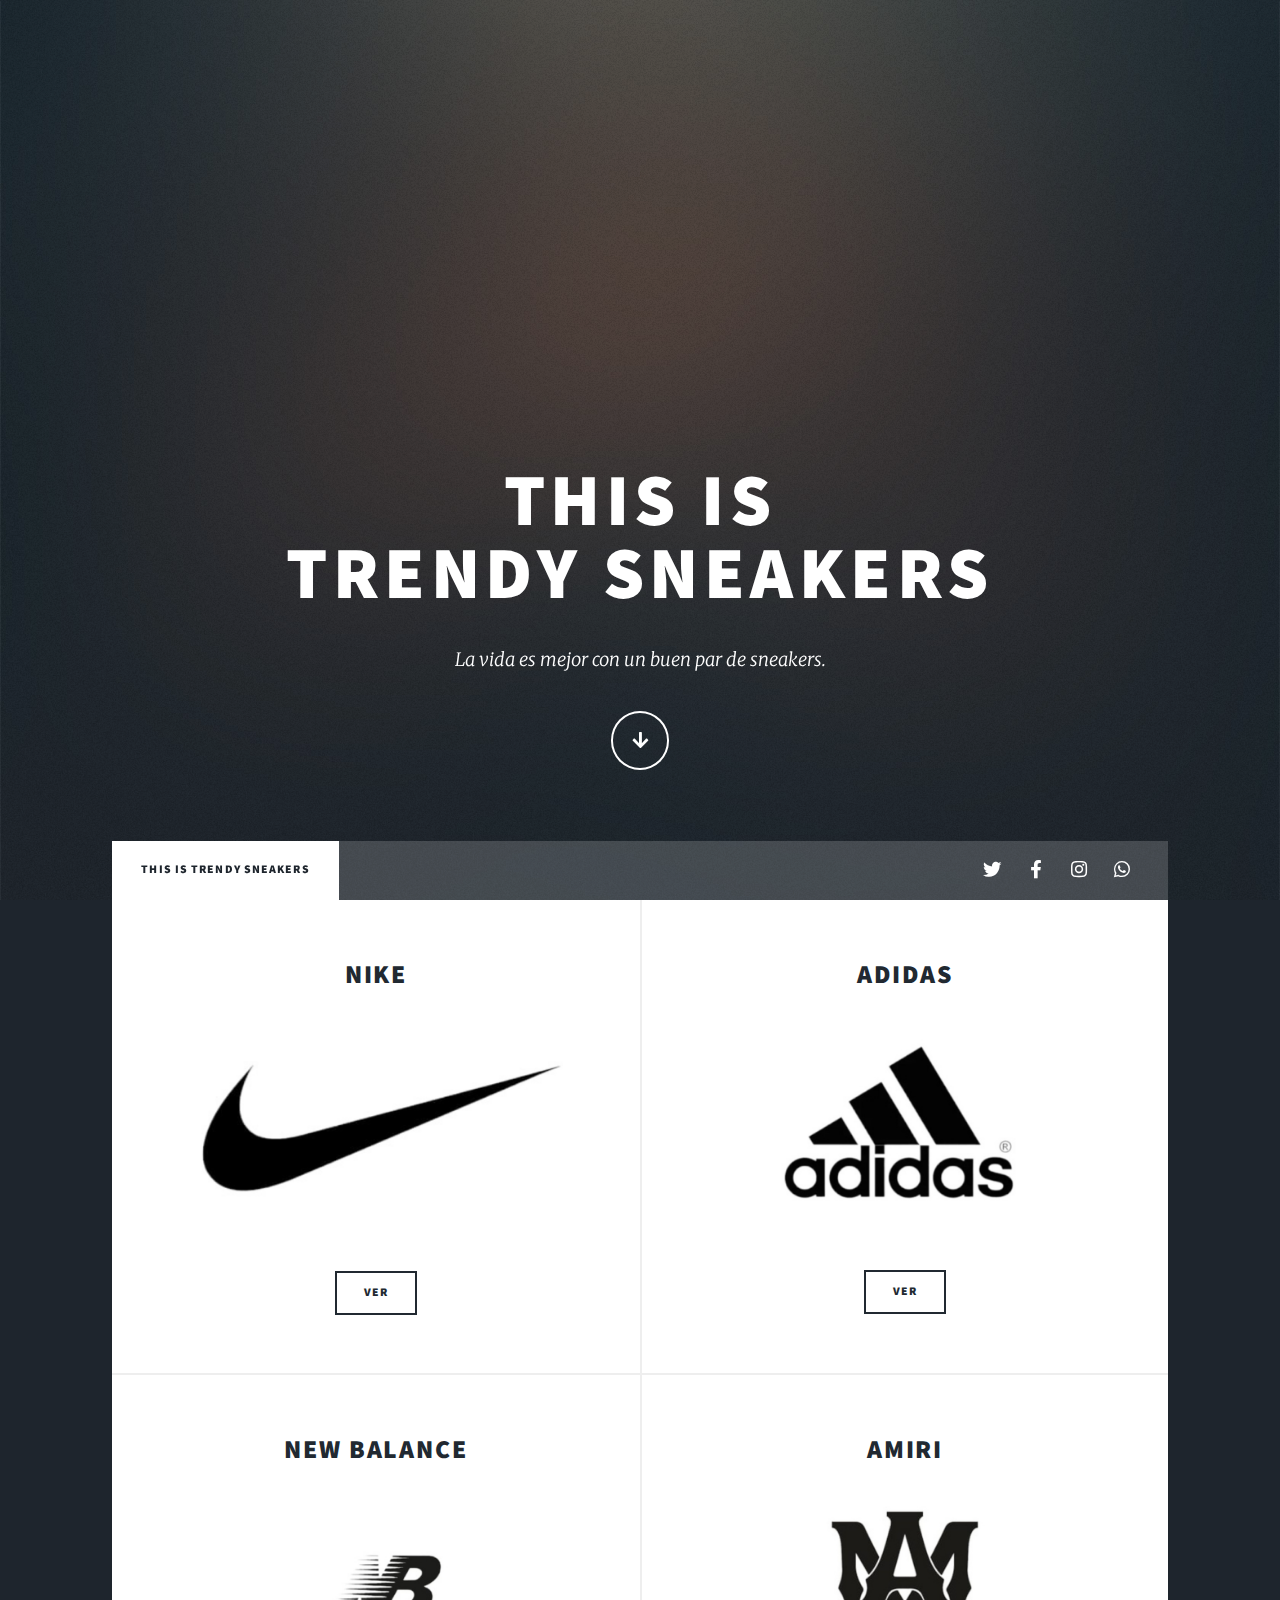
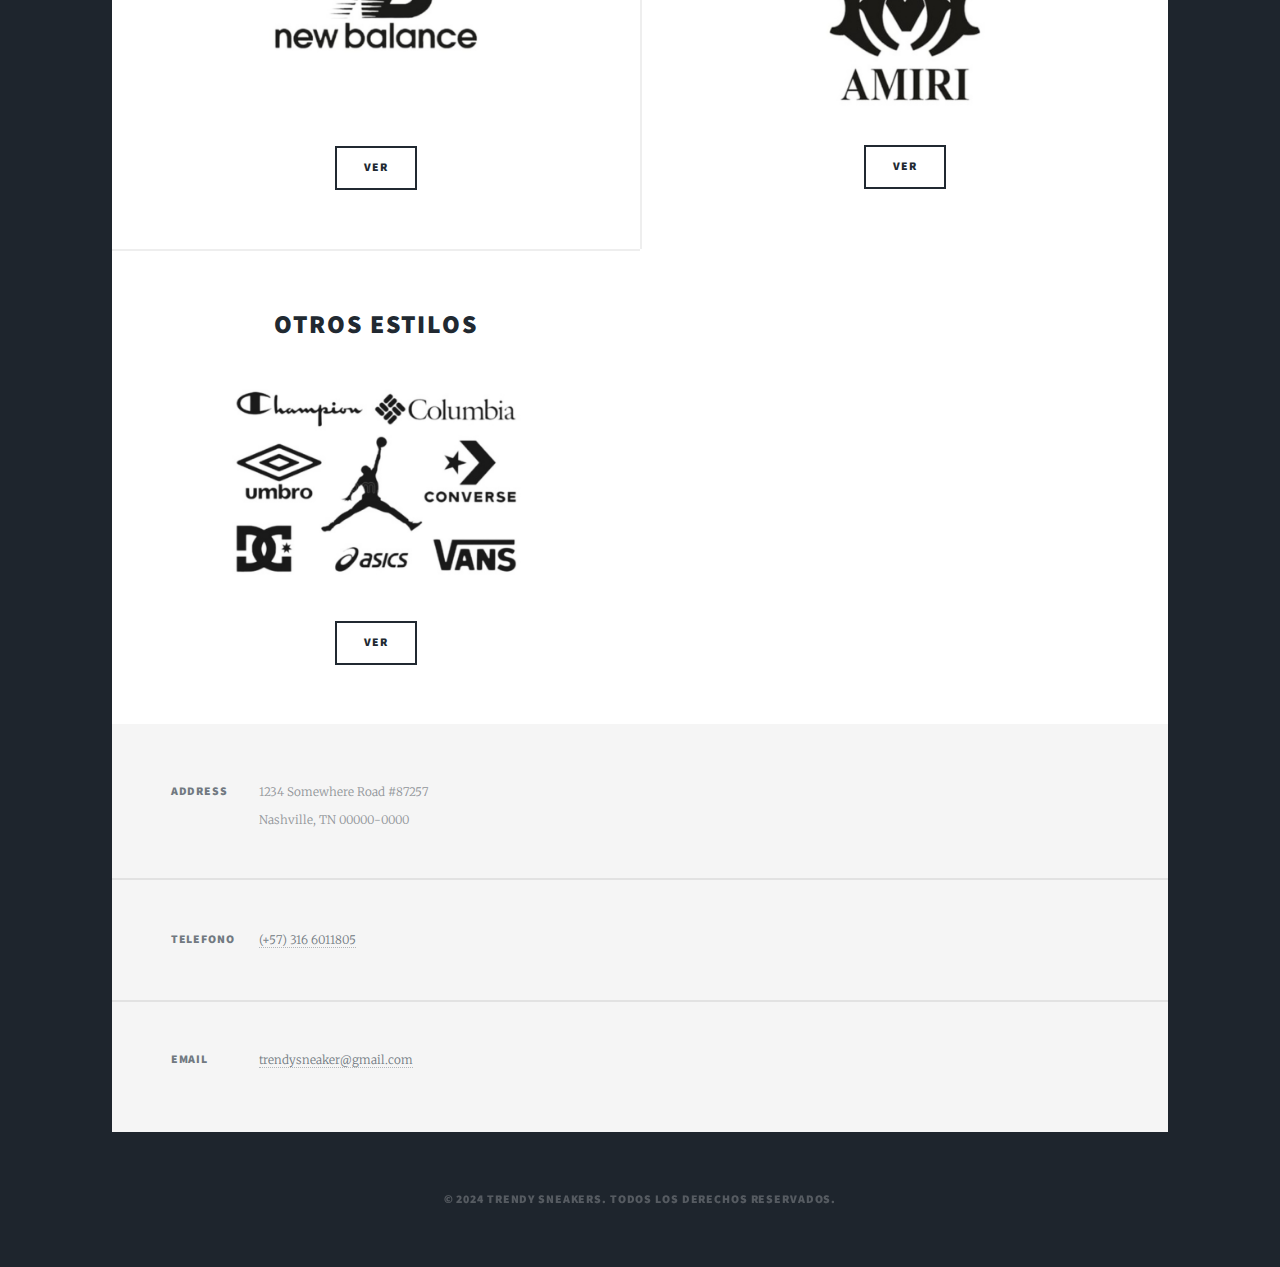
<file: index.html>
<!DOCTYPE HTML>
<html>
	<head>
		<title>Trendy Sneakers</title>
		<meta charset="utf-8" />
		<meta name="viewport" content="width=device-width, initial-scale=1, user-scalable=no" />
		<link rel="stylesheet" href="assets/css/main.css" />
		<noscript><link rel="stylesheet" href="assets/css/noscript.css" /></noscript>
	</head>
	<body class="is-preload">

		<!-- Wrapper -->
			<div id="wrapper" class="fade-in">

				<!-- Intro -->
					<div id="intro">
						<h1>This is<br />
						Trendy Sneakers</h1>
						<p>La vida es mejor con un buen par de sneakers.</p>
						<ul class="actions">
							<li><a href="#header" class="button icon solid solo fa-arrow-down scrolly">Continue</a></li>
						</ul>
					</div>

				<!-- Header -->
					<header id="header">
						<a href="index.html" class="logo">Trendy Sneakers</a>
					</header>

				<!-- Nav -->
					<nav id="nav">
						<ul class="links">
							<li class="active"><a href="index.html">This is Trendy Sneakers</a></li>
						</ul>
						<ul class="icons">
							<li><a href="#" class="icon brands fa-twitter"><span class="label">Twitter</span></a></li>
							<li><a href="#" class="icon brands fa-facebook-f"><span class="label">Facebook</span></a></li>
							<li><a href="#" class="icon brands fa-instagram"><span class="label">Instagram</span></a></li>
							<li><a href="#" class="icon brands fa-whatsapp"><span class="label">WhatsApp</span></a></li>
						</ul>
					</nav>

				<!-- Main -->
					<div id="main">


						<!-- Posts -->
							<section class="posts">
								<article>
									<header>
										<h2><a href="nike.html">Nike</a></h2>
									</header>
									<a href="nike.html" class="image fit"><img src="images/nike.png" alt="" /></a>
									<ul class="actions special">
										<li><a href="nike.html" class="button">Ver</a></li>
									</ul>
								</article>
								<article>
									<header>

										<h2><a href="#">Adidas</a></h2>
									</header>
									<a href="#" class="image fit"><img src="images/adi.png" alt="" /></a>
									<ul class="actions special">
										<li><a href="#" class="button">Ver</a></li>
									</ul>
								</article>
								<article>
									<header>

										<h2><a href="#">New Balance</a></h2>
									</header>
									<a href="#" class="image fit"><img src="images/newb.png" alt="" /></a>
									<ul class="actions special">
										<li><a href="#" class="button">Ver</a></li>
									</ul>
								</article>
								<article>
									<header>

										<h2><a href="amiri.html">Amiri</a></h2>
									</header>
									<a href="amiri.html" class="image fit"><img src="images/amiri.png" alt="" /></a>
									<ul class="actions special">
										<li><a href="amiri.html" class="button">Ver</a></li>
									</ul>
								</article>
								<article>
									<header>

										<h2><a href="#">Otros estilos</a></h2>
									</header>
									<a href="#" class="image fit"><img src="images/otros.png" alt="" /></a>
									<ul class="actions special">
										<li><a href="#" class="button">Ver</a></li>
									</ul>
								</article>
								
							</section>


					</div>

				<!-- Footer -->
					<footer id="footer">

						<section class="split contact">
							<section class="alt">
								<h3>Address</h3>
								<p>1234 Somewhere Road #87257<br />
								Nashville, TN 00000-0000</p>
							</section>
							<section>
								<h3>Telefono</h3>
								<p><a href="#">(+57) 316 6011805</a></p>
							</section>
							<section>
								<h3>Email</h3>
								<p><a href="#">trendysneaker@gmail.com</a></p>
							</section>


					</footer>

				<!-- Copyright -->
					<div id="copyright">
						<ul><li>&copy; 2024 Trendy Sneakers. Todos los derechos reservados.</li></ul>
					</div>

			</div>

		<!-- Scripts -->
			<script src="assets/js/jquery.min.js"></script>
			<script src="assets/js/jquery.scrollex.min.js"></script>
			<script src="assets/js/jquery.scrolly.min.js"></script>
			<script src="assets/js/browser.min.js"></script>
			<script src="assets/js/breakpoints.min.js"></script>
			<script src="assets/js/util.js"></script>
			<script src="assets/js/main.js"></script>

	</body>
</html>
</file>
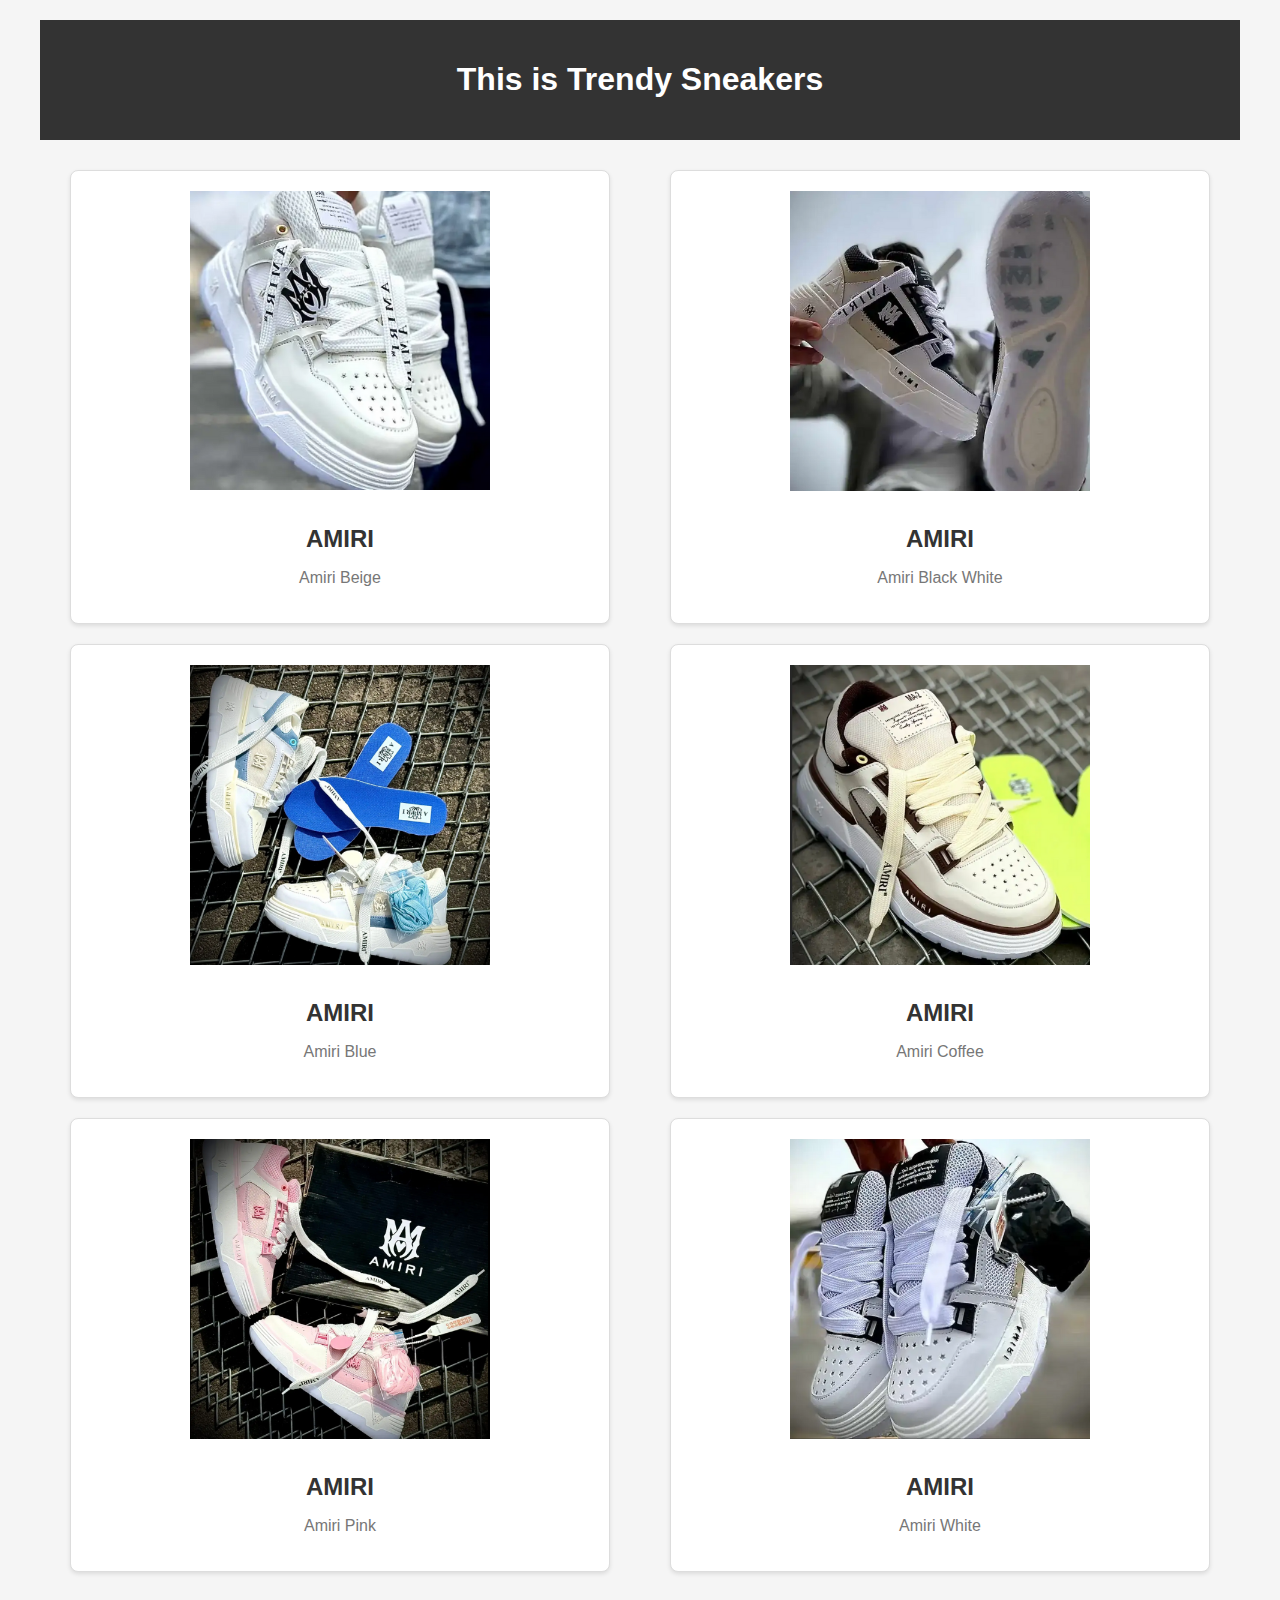
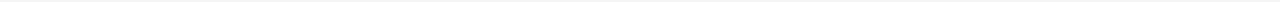
<file: amiri.html>
<!DOCTYPE html>
<html lang="es">
<head>
    <meta charset="UTF-8">
    <meta name="viewport" content="width=device-width, initial-scale=1.0">
    <title>Trendy Sneakers</title>
    <link rel="stylesheet" href="assets/css/styles.css">
</head>
<body>
    <div class="container">
        <header>
            <h1>This is Trendy Sneakers</h1>
        </header>
        <div class="brands">
            <div class="brand">
                <img src="images/amiri_beige.png" alt="Amiri">
                <h2>AMIRI</h2>
                <p>Amiri Beige</p>
            </div>
            <div class="brand">
                <img src="images/amiri_blackwhite.png" alt="Amiri">
                <h2>AMIRI</h2>
                <p>Amiri Black White</p>
            </div>
            <div class="brand">
                <img src="images/amiri_blue.png" alt="Amiri">
                <h2>AMIRI</h2>
                <p>Amiri Blue</p>
            </div>
            <div class="brand">
                <img src="images/amiri_coffee.png" alt="Amiri">
                <h2>AMIRI</h2>
                <p>Amiri Coffee</p>
            </div>
            <div class="brand">
                <img src="images/amiri_pink.png" alt="Amiri">
                <h2>AMIRI</h2>
                <p>Amiri Pink</p>
            </div>
            <div class="brand">
                <img src="images/amiri_white.png" alt="Amiri">
                <h2>AMIRI</h2>
                <p>Amiri White</p>
            </div>
        </div>
    </div>
</body>
</html>
</file>
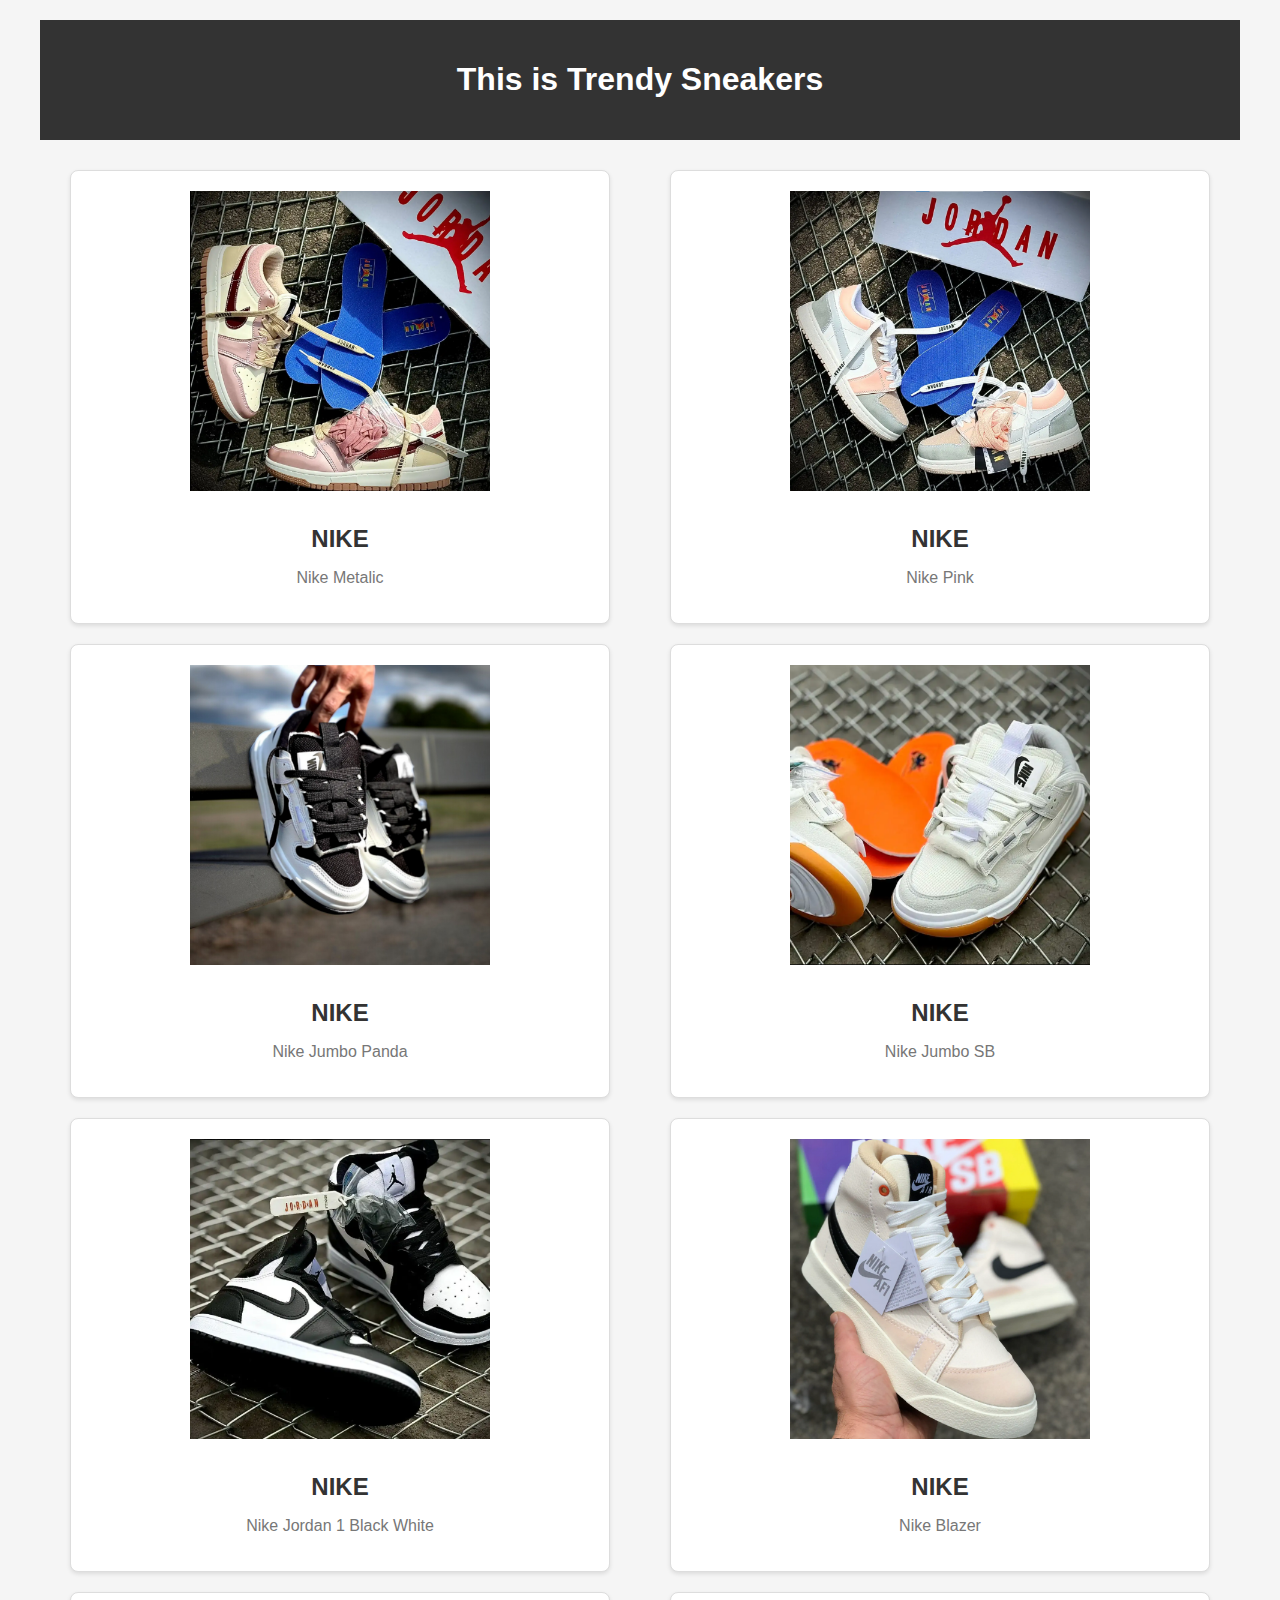
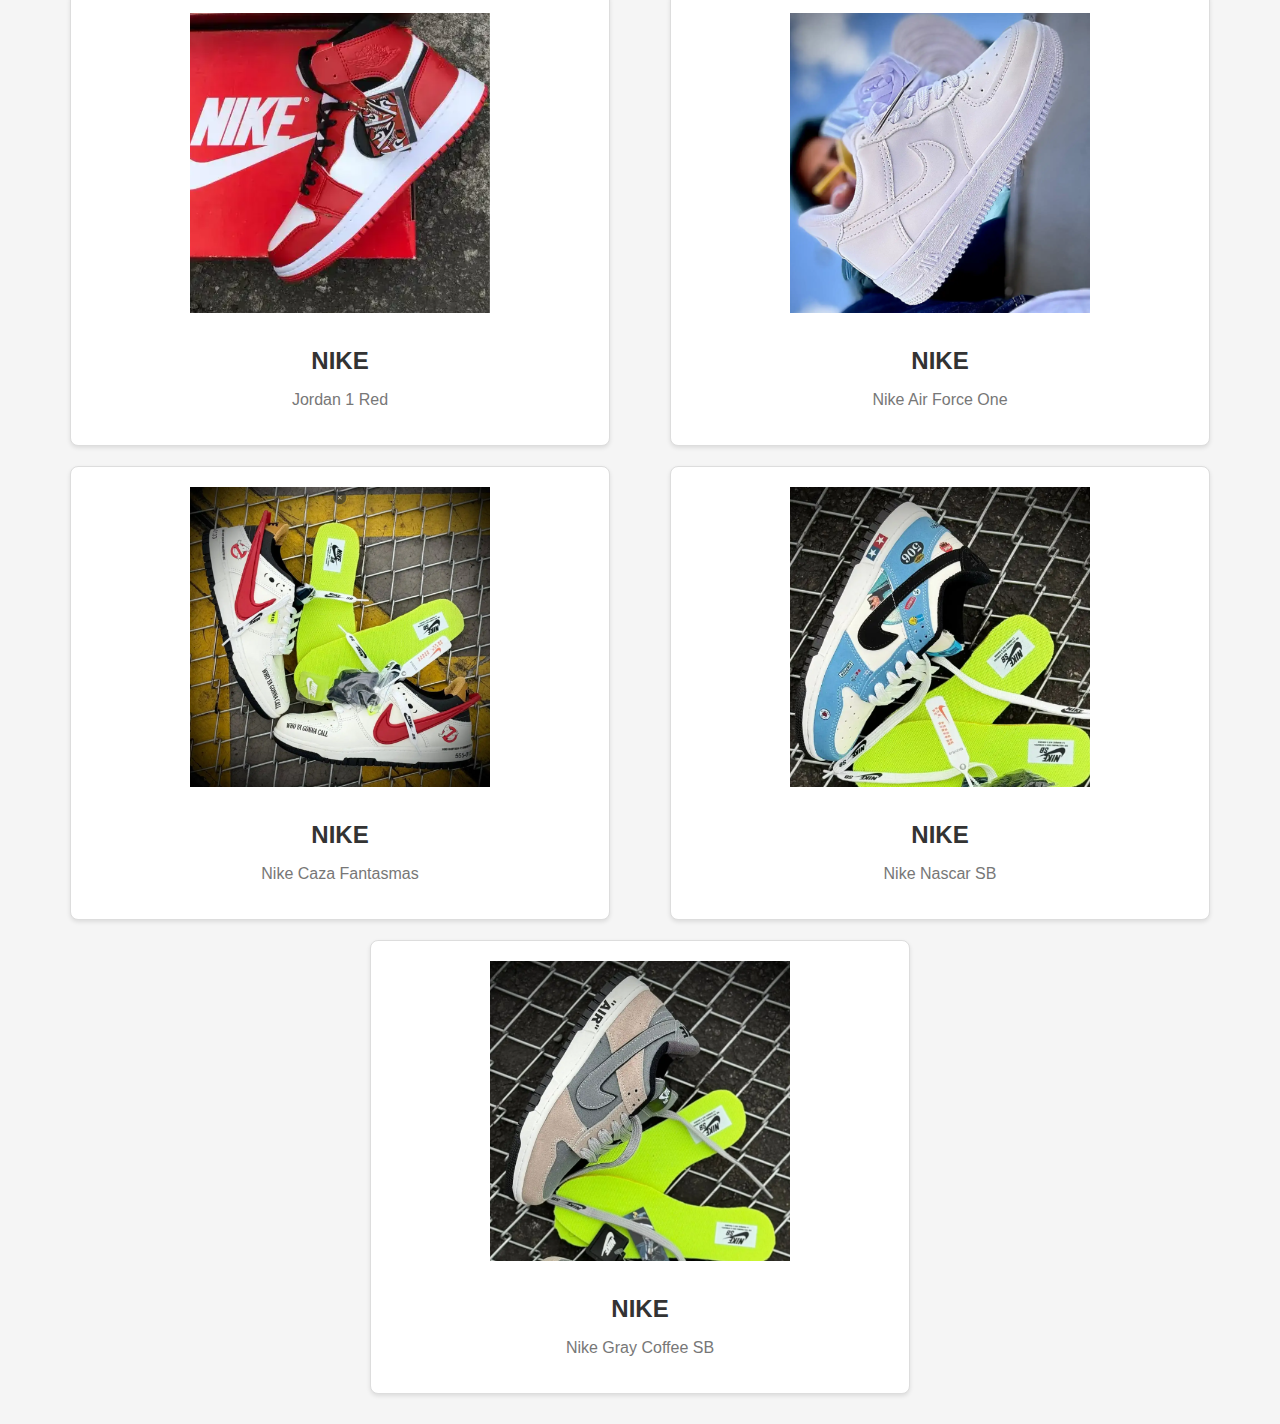
<file: nike.html>
<!DOCTYPE html>
<html lang="es">
<head>
    <meta charset="UTF-8">
    <meta name="viewport" content="width=device-width, initial-scale=1.0">
    <title>Trendy Sneakers</title>
    <link rel="stylesheet" href="assets/css/styles.css">
</head>
<body>
    <div class="container">
        <header>
            <h1>This is Trendy Sneakers</h1>
        </header>
        <div class="brands">
            <div class="brand">
                <img src="images/metalic_small.png" alt="Nike">
                <h2>NIKE</h2>
                <p>Nike Metalic</p>
            </div>
            <div class="brand">
                <img src="images/pink_small.png" alt="Nike">
                <h2>NIKE</h2>
                <p>Nike Pink</p>
            </div>
            <div class="brand">
                <img src="images/jumbo.png" alt="Nike">
                <h2>NIKE</h2>
                <p>Nike Jumbo Panda</p>
            </div>
            <div class="brand">
                <img src="images/jumbosb.png" alt="Nike">
                <h2>NIKE</h2>
                <p>Nike Jumbo SB</p>
            </div>
            <div class="brand">
                <img src="images/jordan1_blackwhite.png" alt="Nike">
                <h2>NIKE</h2>
                <p>Nike Jordan 1 Black White</p>
            </div>
            <div class="brand">
                <img src="images/blazer.png" alt="Nike">
                <h2>NIKE</h2>
                <p>Nike Blazer</p>
            </div>
            <div class="brand">
                <img src="images/Jordanred.png" alt="Nike">
                <h2>NIKE</h2>
                <p>Jordan 1 Red</p>
            </div>
            <div class="brand">
                <img src="images/forceone.png" alt="Nike">
                <h2>NIKE</h2>
                <p>Nike Air Force One</p>
            </div>
            <div class="brand">
                <img src="images/caza_fantasmas.png" alt="Nike">
                <h2>NIKE</h2>
                <p>Nike Caza Fantasmas</p>
            </div>
            <div class="brand">
                <img src="images/nascar.png" alt="Nike">
                <h2>NIKE</h2>
                <p>Nike Nascar SB</p>
            </div>
            <div class="brand">
                <img src="images/gray_coffee.png" alt="Nike">
                <h2>NIKE</h2>
                <p>Nike Gray Coffee SB</p>
            </div>
        </div>
    </div>
</body>
</html>
</file>
<file: assets/css/styles.css>
body {
    font-family: Arial, sans-serif;
    background-color: #f5f5f5;
    margin: 0;
    padding: 0;
}

.container {
    max-width: 1200px;
    margin: 0 auto;
    padding: 20px;
    text-align: center;
}

header {
    background-color: #333;
    color: white;
    padding: 20px 0;
}

.brands {
    display: flex;
    flex-wrap: wrap;
    justify-content: space-around;
    margin-top: 20px;
}

.brand {
    background-color: white;
    border: 1px solid #ddd;
    border-radius: 8px;
    box-shadow: 0 2px 4px rgba(0,0,0,0.1);
    margin: 10px;
    padding: 20px;
    width: 45%;
    box-sizing: border-box;
    transition: transform 0.2s;
    text-align: center;
}

.brand:hover {
    transform: scale(1.05);
}

.brand img {
    max-width: 300px; /* Ajusta este valor según sea necesario */
    height: auto;
    margin-bottom: 20px;
}

.brand h2 {
    margin: 10px 0;
    font-size: 24px;
    color: #333;
}

.brand p {
    font-size: 16px;
    color: #777;
}

@media (max-width: 768px) {
    .brands {
        flex-direction: column;
        align-items: center;
    }

    .brand {
        width: 80%; /* Ajusta el ancho para dispositivos móviles */
        margin: 10px 0;
    }

    .brand img {
        max-width: 100%; /* Asegura que las imágenes ocupen el ancho completo en móviles */
    }
}

@media (max-width: 480px) {
    .brand {
        width: 100%; /* Ocupa todo el ancho disponible en pantallas muy pequeñas */
    }
}
</file>
<file: assets/css/main.css>
@import url(fontawesome-all.min.css);
@import url("https://fonts.googleapis.com/css?family=Merriweather:300,700,300italic,700italic|Source+Sans+Pro:900");

/*
	Massively by HTML5 UP
	html5up.net | @ajlkn
	Free for personal and commercial use under the CCA 3.0 license (html5up.net/license)
*/

html, body, div, span, applet, object,
iframe, h1, h2, h3, h4, h5, h6, p, blockquote,
pre, a, abbr, acronym, address, big, cite,
code, del, dfn, em, img, ins, kbd, q, s, samp,
small, strike, strong, sub, sup, tt, var, b,
u, i, center, dl, dt, dd, ol, ul, li, fieldset,
form, label, legend, table, caption, tbody,
tfoot, thead, tr, th, td, article, aside,
canvas, details, embed, figure, figcaption,
footer, header, hgroup, menu, nav, output, ruby,
section, summary, time, mark, audio, video {
	margin: 0;
	padding: 0;
	border: 0;
	font-size: 100%;
	font: inherit;
	vertical-align: baseline;}

article, aside, details, figcaption, figure,
footer, header, hgroup, menu, nav, section {
	display: block;}

body {
	line-height: 1;
}

ol, ul {
	list-style: none;
}

blockquote, q {
	quotes: none;
}

	blockquote:before, blockquote:after, q:before, q:after {
		content: '';
		content: none;
	}

table {
	border-collapse: collapse;
	border-spacing: 0;
}

body {
	-webkit-text-size-adjust: none;
}

mark {
	background-color: transparent;
	color: inherit;
}

input::-moz-focus-inner {
	border: 0;
	padding: 0;
}

input, select, textarea {
	-moz-appearance: none;
	-webkit-appearance: none;
	-ms-appearance: none;
	appearance: none;
}

/* Basic */

	@-ms-viewport {
		width: device-width;
	}

	body {
		-ms-overflow-style: scrollbar;
	}

	@media screen and (max-width: 480px) {

		html, body {
			min-width: 320px;
		}

	}

	html {
		box-sizing: border-box;
	}

	*, *:before, *:after {
		box-sizing: inherit;
	}

	body {
		background-color: #1e252d;
	}

		body.is-preload *, body.is-preload *:before, body.is-preload *:after {
			-moz-animation: none !important;
			-webkit-animation: none !important;
			-ms-animation: none !important;
			animation: none !important;
			-moz-transition: none !important;
			-webkit-transition: none !important;
			-ms-transition: none !important;
			transition: none !important;
		}

/* Type */

	html {
		font-size: 16pt;
	}

		@media screen and (max-width: 1680px) {

			html {
				font-size: 12pt;
			}

		}

		@media screen and (max-width: 1280px) {

			html {
				font-size: 11pt;
			}

		}

		@media screen and (max-width: 360px) {

			html {
				font-size: 10pt;
			}

		}

	body {
		color: #212931;
	}

	body, input, select, textarea {
		font-family: "Merriweather", Georgia, serif;
		font-weight: 300;
		font-size: 1rem;
		line-height: 2.375;
	}

	a {
		-moz-transition: color 0.2s ease-in-out, background-color 0.2s ease-in-out, border-color 0.2s ease-in-out, box-shadow 0.2s ease-in-out;
		-webkit-transition: color 0.2s ease-in-out, background-color 0.2s ease-in-out, border-color 0.2s ease-in-out, box-shadow 0.2s ease-in-out;
		-ms-transition: color 0.2s ease-in-out, background-color 0.2s ease-in-out, border-color 0.2s ease-in-out, box-shadow 0.2s ease-in-out;
		transition: color 0.2s ease-in-out, background-color 0.2s ease-in-out, border-color 0.2s ease-in-out, box-shadow 0.2s ease-in-out;
		border-bottom: dotted 1px;
		text-decoration: none;
	}

		a:hover {
			border-bottom-color: transparent;
		}

	strong, b {
		font-weight: 600;
	}

	em, i {
		font-style: italic;
	}

	p {
		text-align: justify;
		margin: 0 0 2rem 0;
	}

	h1, h2, h3, h4, h5, h6 {
		font-family: "Source Sans Pro", Helvetica, sans-serif;
		font-weight: 900;
		line-height: 1.5;
		letter-spacing: 0.075em;
		text-transform: uppercase;
		margin: 0 0 1rem 0;
	}

		h1 a, h2 a, h3 a, h4 a, h5 a, h6 a {
			border-bottom: 0;
			color: inherit;
			text-decoration: none;
		}

	h1 {
		font-size: 4rem;
		line-height: 1.1;
		margin: 0 0 2rem 0;
	}

	h2 {
		font-size: 1.75rem;
		line-height: 1.3;
		margin: 0 0 1.5rem 0;
	}

	h3 {
		font-size: 1.25rem;
		margin: 0 0 1.5rem 0;
	}

	h4 {
		font-size: 1rem;
	}

	h5 {
		font-size: 0.9rem;
	}

	h6 {
		font-size: 0.8rem;
	}

	sub {
		font-size: 0.8rem;
		position: relative;
		top: 0.5rem;
	}

	sup {
		font-size: 0.8rem;
		position: relative;
		top: -0.5rem;
	}

	blockquote {
		border-left: solid 4px;
		font-style: italic;
		margin: 0 0 2rem 0;
		padding: 0.5rem 0 0.5rem 2rem;
	}

	code {
		border: solid 2px;
		font-family: "Courier New", monospace;
		font-size: 0.9rem;
		margin: 0 0.25rem;
		padding: 0.25rem 0.65rem;
	}

	pre {
		-webkit-overflow-scrolling: touch;
		font-family: "Courier New", monospace;
		font-size: 0.9rem;
		margin: 0 0 2rem 0;
	}

		pre code {
			display: block;
			line-height: 1.75;
			padding: 1rem 1.5rem;
			overflow-x: auto;
		}

	hr {
		border: 0;
		border-bottom: solid 2px;
		margin: 3rem 0;
	}

		hr.major {
			margin: 5rem 0;
		}

	.align-left {
		text-align: left;
	}

	.align-center {
		text-align: center;
	}

	.align-right {
		text-align: right;
	}

	input, select, textarea {
		color: #212931;
	}

	a {
		color: #212931;
		border-bottom-color: rgba(33, 41, 49, 0.5);
	}

		a:hover {
			border-bottom-color: transparent;
			color: #18bfef !important;
		}

	strong, b {
		color: #212931;
	}

	h1, h2, h3, h4, h5, h6 {
		color: #212931;
	}

	blockquote {
		border-left-color: #eeeeee;
	}

	code {
		background: rgba(220, 220, 220, 0.25);
		border-color: #eeeeee;
	}

	hr {
		border-bottom-color: #eeeeee;
	}

/* Row */

	.row {
		display: flex;
		flex-wrap: wrap;
		box-sizing: border-box;
		align-items: stretch;
	}

		.row > * {
			box-sizing: border-box;
		}

		.row.gtr-uniform > * > :last-child {
			margin-bottom: 0;
		}

		.row.aln-left {
			justify-content: flex-start;
		}

		.row.aln-center {
			justify-content: center;
		}

		.row.aln-right {
			justify-content: flex-end;
		}

		.row.aln-top {
			align-items: flex-start;
		}

		.row.aln-middle {
			align-items: center;
		}

		.row.aln-bottom {
			align-items: flex-end;
		}

		.row > .imp {
			order: -1;
		}

		.row > .col-1 {
			width: 8.33333%;
		}

		.row > .off-1 {
			margin-left: 8.33333%;
		}

		.row > .col-2 {
			width: 16.66667%;
		}

		.row > .off-2 {
			margin-left: 16.66667%;
		}

		.row > .col-3 {
			width: 25%;
		}

		.row > .off-3 {
			margin-left: 25%;
		}

		.row > .col-4 {
			width: 33.33333%;
		}

		.row > .off-4 {
			margin-left: 33.33333%;
		}

		.row > .col-5 {
			width: 41.66667%;
		}

		.row > .off-5 {
			margin-left: 41.66667%;
		}

		.row > .col-6 {
			width: 50%;
		}

		.row > .off-6 {
			margin-left: 50%;
		}

		.row > .col-7 {
			width: 58.33333%;
		}

		.row > .off-7 {
			margin-left: 58.33333%;
		}

		.row > .col-8 {
			width: 66.66667%;
		}

		.row > .off-8 {
			margin-left: 66.66667%;
		}

		.row > .col-9 {
			width: 75%;
		}

		.row > .off-9 {
			margin-left: 75%;
		}

		.row > .col-10 {
			width: 83.33333%;
		}

		.row > .off-10 {
			margin-left: 83.33333%;
		}

		.row > .col-11 {
			width: 91.66667%;
		}

		.row > .off-11 {
			margin-left: 91.66667%;
		}

		.row > .col-12 {
			width: 100%;
		}

		.row > .off-12 {
			margin-left: 100%;
		}

		.row.gtr-0 {
			margin-top: 0;
			margin-left: 0rem;
		}

			.row.gtr-0 > * {
				padding: 0 0 0 0rem;
			}

			.row.gtr-0.gtr-uniform {
				margin-top: 0rem;
			}

				.row.gtr-0.gtr-uniform > * {
					padding-top: 0rem;
				}

		.row.gtr-25 {
			margin-top: 0;
			margin-left: -0.375rem;
		}

			.row.gtr-25 > * {
				padding: 0 0 0 0.375rem;
			}

			.row.gtr-25.gtr-uniform {
				margin-top: -0.375rem;
			}

				.row.gtr-25.gtr-uniform > * {
					padding-top: 0.375rem;
				}

		.row.gtr-50 {
			margin-top: 0;
			margin-left: -0.75rem;
		}

			.row.gtr-50 > * {
				padding: 0 0 0 0.75rem;
			}

			.row.gtr-50.gtr-uniform {
				margin-top: -0.75rem;
			}

				.row.gtr-50.gtr-uniform > * {
					padding-top: 0.75rem;
				}

		.row {
			margin-top: 0;
			margin-left: -1.5rem;
		}

			.row > * {
				padding: 0 0 0 1.5rem;
			}

			.row.gtr-uniform {
				margin-top: -1.5rem;
			}

				.row.gtr-uniform > * {
					padding-top: 1.5rem;
				}

		.row.gtr-150 {
			margin-top: 0;
			margin-left: -2.25rem;
		}

			.row.gtr-150 > * {
				padding: 0 0 0 2.25rem;
			}

			.row.gtr-150.gtr-uniform {
				margin-top: -2.25rem;
			}

				.row.gtr-150.gtr-uniform > * {
					padding-top: 2.25rem;
				}

		.row.gtr-200 {
			margin-top: 0;
			margin-left: -3rem;
		}

			.row.gtr-200 > * {
				padding: 0 0 0 3rem;
			}

			.row.gtr-200.gtr-uniform {
				margin-top: -3rem;
			}

				.row.gtr-200.gtr-uniform > * {
					padding-top: 3rem;
				}

		@media screen and (max-width: 1680px) {

			.row {
				display: flex;
				flex-wrap: wrap;
				box-sizing: border-box;
				align-items: stretch;
			}

				.row > * {
					box-sizing: border-box;
				}

				.row.gtr-uniform > * > :last-child {
					margin-bottom: 0;
				}

				.row.aln-left {
					justify-content: flex-start;
				}

				.row.aln-center {
					justify-content: center;
				}

				.row.aln-right {
					justify-content: flex-end;
				}

				.row.aln-top {
					align-items: flex-start;
				}

				.row.aln-middle {
					align-items: center;
				}

				.row.aln-bottom {
					align-items: flex-end;
				}

				.row > .imp-xlarge {
					order: -1;
				}

				.row > .col-1-xlarge {
					width: 8.33333%;
				}

				.row > .off-1-xlarge {
					margin-left: 8.33333%;
				}

				.row > .col-2-xlarge {
					width: 16.66667%;
				}

				.row > .off-2-xlarge {
					margin-left: 16.66667%;
				}

				.row > .col-3-xlarge {
					width: 25%;
				}

				.row > .off-3-xlarge {
					margin-left: 25%;
				}

				.row > .col-4-xlarge {
					width: 33.33333%;
				}

				.row > .off-4-xlarge {
					margin-left: 33.33333%;
				}

				.row > .col-5-xlarge {
					width: 41.66667%;
				}

				.row > .off-5-xlarge {
					margin-left: 41.66667%;
				}

				.row > .col-6-xlarge {
					width: 50%;
				}

				.row > .off-6-xlarge {
					margin-left: 50%;
				}

				.row > .col-7-xlarge {
					width: 58.33333%;
				}

				.row > .off-7-xlarge {
					margin-left: 58.33333%;
				}

				.row > .col-8-xlarge {
					width: 66.66667%;
				}

				.row > .off-8-xlarge {
					margin-left: 66.66667%;
				}

				.row > .col-9-xlarge {
					width: 75%;
				}

				.row > .off-9-xlarge {
					margin-left: 75%;
				}

				.row > .col-10-xlarge {
					width: 83.33333%;
				}

				.row > .off-10-xlarge {
					margin-left: 83.33333%;
				}

				.row > .col-11-xlarge {
					width: 91.66667%;
				}

				.row > .off-11-xlarge {
					margin-left: 91.66667%;
				}

				.row > .col-12-xlarge {
					width: 100%;
				}

				.row > .off-12-xlarge {
					margin-left: 100%;
				}

				.row.gtr-0 {
					margin-top: 0;
					margin-left: 0rem;
				}

					.row.gtr-0 > * {
						padding: 0 0 0 0rem;
					}

					.row.gtr-0.gtr-uniform {
						margin-top: 0rem;
					}

						.row.gtr-0.gtr-uniform > * {
							padding-top: 0rem;
						}

				.row.gtr-25 {
					margin-top: 0;
					margin-left: -0.375rem;
				}

					.row.gtr-25 > * {
						padding: 0 0 0 0.375rem;
					}

					.row.gtr-25.gtr-uniform {
						margin-top: -0.375rem;
					}

						.row.gtr-25.gtr-uniform > * {
							padding-top: 0.375rem;
						}

				.row.gtr-50 {
					margin-top: 0;
					margin-left: -0.75rem;
				}

					.row.gtr-50 > * {
						padding: 0 0 0 0.75rem;
					}

					.row.gtr-50.gtr-uniform {
						margin-top: -0.75rem;
					}

						.row.gtr-50.gtr-uniform > * {
							padding-top: 0.75rem;
						}

				.row {
					margin-top: 0;
					margin-left: -1.5rem;
				}

					.row > * {
						padding: 0 0 0 1.5rem;
					}

					.row.gtr-uniform {
						margin-top: -1.5rem;
					}

						.row.gtr-uniform > * {
							padding-top: 1.5rem;
						}

				.row.gtr-150 {
					margin-top: 0;
					margin-left: -2.25rem;
				}

					.row.gtr-150 > * {
						padding: 0 0 0 2.25rem;
					}

					.row.gtr-150.gtr-uniform {
						margin-top: -2.25rem;
					}

						.row.gtr-150.gtr-uniform > * {
							padding-top: 2.25rem;
						}

				.row.gtr-200 {
					margin-top: 0;
					margin-left: -3rem;
				}

					.row.gtr-200 > * {
						padding: 0 0 0 3rem;
					}

					.row.gtr-200.gtr-uniform {
						margin-top: -3rem;
					}

						.row.gtr-200.gtr-uniform > * {
							padding-top: 3rem;
						}

		}

		@media screen and (max-width: 1280px) {

			.row {
				display: flex;
				flex-wrap: wrap;
				box-sizing: border-box;
				align-items: stretch;
			}

				.row > * {
					box-sizing: border-box;
				}

				.row.gtr-uniform > * > :last-child {
					margin-bottom: 0;
				}

				.row.aln-left {
					justify-content: flex-start;
				}

				.row.aln-center {
					justify-content: center;
				}

				.row.aln-right {
					justify-content: flex-end;
				}

				.row.aln-top {
					align-items: flex-start;
				}

				.row.aln-middle {
					align-items: center;
				}

				.row.aln-bottom {
					align-items: flex-end;
				}

				.row > .imp-large {
					order: -1;
				}

				.row > .col-1-large {
					width: 8.33333%;
				}

				.row > .off-1-large {
					margin-left: 8.33333%;
				}

				.row > .col-2-large {
					width: 16.66667%;
				}

				.row > .off-2-large {
					margin-left: 16.66667%;
				}

				.row > .col-3-large {
					width: 25%;
				}

				.row > .off-3-large {
					margin-left: 25%;
				}

				.row > .col-4-large {
					width: 33.33333%;
				}

				.row > .off-4-large {
					margin-left: 33.33333%;
				}

				.row > .col-5-large {
					width: 41.66667%;
				}

				.row > .off-5-large {
					margin-left: 41.66667%;
				}

				.row > .col-6-large {
					width: 50%;
				}

				.row > .off-6-large {
					margin-left: 50%;
				}

				.row > .col-7-large {
					width: 58.33333%;
				}

				.row > .off-7-large {
					margin-left: 58.33333%;
				}

				.row > .col-8-large {
					width: 66.66667%;
				}

				.row > .off-8-large {
					margin-left: 66.66667%;
				}

				.row > .col-9-large {
					width: 75%;
				}

				.row > .off-9-large {
					margin-left: 75%;
				}

				.row > .col-10-large {
					width: 83.33333%;
				}

				.row > .off-10-large {
					margin-left: 83.33333%;
				}

				.row > .col-11-large {
					width: 91.66667%;
				}

				.row > .off-11-large {
					margin-left: 91.66667%;
				}

				.row > .col-12-large {
					width: 100%;
				}

				.row > .off-12-large {
					margin-left: 100%;
				}

				.row.gtr-0 {
					margin-top: 0;
					margin-left: 0rem;
				}

					.row.gtr-0 > * {
						padding: 0 0 0 0rem;
					}

					.row.gtr-0.gtr-uniform {
						margin-top: 0rem;
					}

						.row.gtr-0.gtr-uniform > * {
							padding-top: 0rem;
						}

				.row.gtr-25 {
					margin-top: 0;
					margin-left: -0.375rem;
				}

					.row.gtr-25 > * {
						padding: 0 0 0 0.375rem;
					}

					.row.gtr-25.gtr-uniform {
						margin-top: -0.375rem;
					}

						.row.gtr-25.gtr-uniform > * {
							padding-top: 0.375rem;
						}

				.row.gtr-50 {
					margin-top: 0;
					margin-left: -0.75rem;
				}

					.row.gtr-50 > * {
						padding: 0 0 0 0.75rem;
					}

					.row.gtr-50.gtr-uniform {
						margin-top: -0.75rem;
					}

						.row.gtr-50.gtr-uniform > * {
							padding-top: 0.75rem;
						}

				.row {
					margin-top: 0;
					margin-left: -1.5rem;
				}

					.row > * {
						padding: 0 0 0 1.5rem;
					}

					.row.gtr-uniform {
						margin-top: -1.5rem;
					}

						.row.gtr-uniform > * {
							padding-top: 1.5rem;
						}

				.row.gtr-150 {
					margin-top: 0;
					margin-left: -2.25rem;
				}

					.row.gtr-150 > * {
						padding: 0 0 0 2.25rem;
					}

					.row.gtr-150.gtr-uniform {
						margin-top: -2.25rem;
					}

						.row.gtr-150.gtr-uniform > * {
							padding-top: 2.25rem;
						}

				.row.gtr-200 {
					margin-top: 0;
					margin-left: -3rem;
				}

					.row.gtr-200 > * {
						padding: 0 0 0 3rem;
					}

					.row.gtr-200.gtr-uniform {
						margin-top: -3rem;
					}

						.row.gtr-200.gtr-uniform > * {
							padding-top: 3rem;
						}

		}

		@media screen and (max-width: 980px) {

			.row {
				display: flex;
				flex-wrap: wrap;
				box-sizing: border-box;
				align-items: stretch;
			}

				.row > * {
					box-sizing: border-box;
				}

				.row.gtr-uniform > * > :last-child {
					margin-bottom: 0;
				}

				.row.aln-left {
					justify-content: flex-start;
				}

				.row.aln-center {
					justify-content: center;
				}

				.row.aln-right {
					justify-content: flex-end;
				}

				.row.aln-top {
					align-items: flex-start;
				}

				.row.aln-middle {
					align-items: center;
				}

				.row.aln-bottom {
					align-items: flex-end;
				}

				.row > .imp-medium {
					order: -1;
				}

				.row > .col-1-medium {
					width: 8.33333%;
				}

				.row > .off-1-medium {
					margin-left: 8.33333%;
				}

				.row > .col-2-medium {
					width: 16.66667%;
				}

				.row > .off-2-medium {
					margin-left: 16.66667%;
				}

				.row > .col-3-medium {
					width: 25%;
				}

				.row > .off-3-medium {
					margin-left: 25%;
				}

				.row > .col-4-medium {
					width: 33.33333%;
				}

				.row > .off-4-medium {
					margin-left: 33.33333%;
				}

				.row > .col-5-medium {
					width: 41.66667%;
				}

				.row > .off-5-medium {
					margin-left: 41.66667%;
				}

				.row > .col-6-medium {
					width: 50%;
				}

				.row > .off-6-medium {
					margin-left: 50%;
				}

				.row > .col-7-medium {
					width: 58.33333%;
				}

				.row > .off-7-medium {
					margin-left: 58.33333%;
				}

				.row > .col-8-medium {
					width: 66.66667%;
				}

				.row > .off-8-medium {
					margin-left: 66.66667%;
				}

				.row > .col-9-medium {
					width: 75%;
				}

				.row > .off-9-medium {
					margin-left: 75%;
				}

				.row > .col-10-medium {
					width: 83.33333%;
				}

				.row > .off-10-medium {
					margin-left: 83.33333%;
				}

				.row > .col-11-medium {
					width: 91.66667%;
				}

				.row > .off-11-medium {
					margin-left: 91.66667%;
				}

				.row > .col-12-medium {
					width: 100%;
				}

				.row > .off-12-medium {
					margin-left: 100%;
				}

				.row.gtr-0 {
					margin-top: 0;
					margin-left: 0rem;
				}

					.row.gtr-0 > * {
						padding: 0 0 0 0rem;
					}

					.row.gtr-0.gtr-uniform {
						margin-top: 0rem;
					}

						.row.gtr-0.gtr-uniform > * {
							padding-top: 0rem;
						}

				.row.gtr-25 {
					margin-top: 0;
					margin-left: -0.375rem;
				}

					.row.gtr-25 > * {
						padding: 0 0 0 0.375rem;
					}

					.row.gtr-25.gtr-uniform {
						margin-top: -0.375rem;
					}

						.row.gtr-25.gtr-uniform > * {
							padding-top: 0.375rem;
						}

				.row.gtr-50 {
					margin-top: 0;
					margin-left: -0.75rem;
				}

					.row.gtr-50 > * {
						padding: 0 0 0 0.75rem;
					}

					.row.gtr-50.gtr-uniform {
						margin-top: -0.75rem;
					}

						.row.gtr-50.gtr-uniform > * {
							padding-top: 0.75rem;
						}

				.row {
					margin-top: 0;
					margin-left: -1.5rem;
				}

					.row > * {
						padding: 0 0 0 1.5rem;
					}

					.row.gtr-uniform {
						margin-top: -1.5rem;
					}

						.row.gtr-uniform > * {
							padding-top: 1.5rem;
						}

				.row.gtr-150 {
					margin-top: 0;
					margin-left: -2.25rem;
				}

					.row.gtr-150 > * {
						padding: 0 0 0 2.25rem;
					}

					.row.gtr-150.gtr-uniform {
						margin-top: -2.25rem;
					}

						.row.gtr-150.gtr-uniform > * {
							padding-top: 2.25rem;
						}

				.row.gtr-200 {
					margin-top: 0;
					margin-left: -3rem;
				}

					.row.gtr-200 > * {
						padding: 0 0 0 3rem;
					}

					.row.gtr-200.gtr-uniform {
						margin-top: -3rem;
					}

						.row.gtr-200.gtr-uniform > * {
							padding-top: 3rem;
						}

		}

		@media screen and (max-width: 736px) {

			.row {
				display: flex;
				flex-wrap: wrap;
				box-sizing: border-box;
				align-items: stretch;
			}

				.row > * {
					box-sizing: border-box;
				}

				.row.gtr-uniform > * > :last-child {
					margin-bottom: 0;
				}

				.row.aln-left {
					justify-content: flex-start;
				}

				.row.aln-center {
					justify-content: center;
				}

				.row.aln-right {
					justify-content: flex-end;
				}

				.row.aln-top {
					align-items: flex-start;
				}

				.row.aln-middle {
					align-items: center;
				}

				.row.aln-bottom {
					align-items: flex-end;
				}

				.row > .imp-small {
					order: -1;
				}

				.row > .col-1-small {
					width: 8.33333%;
				}

				.row > .off-1-small {
					margin-left: 8.33333%;
				}

				.row > .col-2-small {
					width: 16.66667%;
				}

				.row > .off-2-small {
					margin-left: 16.66667%;
				}

				.row > .col-3-small {
					width: 25%;
				}

				.row > .off-3-small {
					margin-left: 25%;
				}

				.row > .col-4-small {
					width: 33.33333%;
				}

				.row > .off-4-small {
					margin-left: 33.33333%;
				}

				.row > .col-5-small {
					width: 41.66667%;
				}

				.row > .off-5-small {
					margin-left: 41.66667%;
				}

				.row > .col-6-small {
					width: 50%;
				}

				.row > .off-6-small {
					margin-left: 50%;
				}

				.row > .col-7-small {
					width: 58.33333%;
				}

				.row > .off-7-small {
					margin-left: 58.33333%;
				}

				.row > .col-8-small {
					width: 66.66667%;
				}

				.row > .off-8-small {
					margin-left: 66.66667%;
				}

				.row > .col-9-small {
					width: 75%;
				}

				.row > .off-9-small {
					margin-left: 75%;
				}

				.row > .col-10-small {
					width: 83.33333%;
				}

				.row > .off-10-small {
					margin-left: 83.33333%;
				}

				.row > .col-11-small {
					width: 91.66667%;
				}

				.row > .off-11-small {
					margin-left: 91.66667%;
				}

				.row > .col-12-small {
					width: 100%;
				}

				.row > .off-12-small {
					margin-left: 100%;
				}

				.row.gtr-0 {
					margin-top: 0;
					margin-left: 0rem;
				}

					.row.gtr-0 > * {
						padding: 0 0 0 0rem;
					}

					.row.gtr-0.gtr-uniform {
						margin-top: 0rem;
					}

						.row.gtr-0.gtr-uniform > * {
							padding-top: 0rem;
						}

				.row.gtr-25 {
					margin-top: 0;
					margin-left: -0.375rem;
				}

					.row.gtr-25 > * {
						padding: 0 0 0 0.375rem;
					}

					.row.gtr-25.gtr-uniform {
						margin-top: -0.375rem;
					}

						.row.gtr-25.gtr-uniform > * {
							padding-top: 0.375rem;
						}

				.row.gtr-50 {
					margin-top: 0;
					margin-left: -0.75rem;
				}

					.row.gtr-50 > * {
						padding: 0 0 0 0.75rem;
					}

					.row.gtr-50.gtr-uniform {
						margin-top: -0.75rem;
					}

						.row.gtr-50.gtr-uniform > * {
							padding-top: 0.75rem;
						}

				.row {
					margin-top: 0;
					margin-left: -1.5rem;
				}

					.row > * {
						padding: 0 0 0 1.5rem;
					}

					.row.gtr-uniform {
						margin-top: -1.5rem;
					}

						.row.gtr-uniform > * {
							padding-top: 1.5rem;
						}

				.row.gtr-150 {
					margin-top: 0;
					margin-left: -2.25rem;
				}

					.row.gtr-150 > * {
						padding: 0 0 0 2.25rem;
					}

					.row.gtr-150.gtr-uniform {
						margin-top: -2.25rem;
					}

						.row.gtr-150.gtr-uniform > * {
							padding-top: 2.25rem;
						}

				.row.gtr-200 {
					margin-top: 0;
					margin-left: -3rem;
				}

					.row.gtr-200 > * {
						padding: 0 0 0 3rem;
					}

					.row.gtr-200.gtr-uniform {
						margin-top: -3rem;
					}

						.row.gtr-200.gtr-uniform > * {
							padding-top: 3rem;
						}

		}

		@media screen and (max-width: 480px) {

			.row {
				display: flex;
				flex-wrap: wrap;
				box-sizing: border-box;
				align-items: stretch;
			}

				.row > * {
					box-sizing: border-box;
				}

				.row.gtr-uniform > * > :last-child {
					margin-bottom: 0;
				}

				.row.aln-left {
					justify-content: flex-start;
				}

				.row.aln-center {
					justify-content: center;
				}

				.row.aln-right {
					justify-content: flex-end;
				}

				.row.aln-top {
					align-items: flex-start;
				}

				.row.aln-middle {
					align-items: center;
				}

				.row.aln-bottom {
					align-items: flex-end;
				}

				.row > .imp-xsmall {
					order: -1;
				}

				.row > .col-1-xsmall {
					width: 8.33333%;
				}

				.row > .off-1-xsmall {
					margin-left: 8.33333%;
				}

				.row > .col-2-xsmall {
					width: 16.66667%;
				}

				.row > .off-2-xsmall {
					margin-left: 16.66667%;
				}

				.row > .col-3-xsmall {
					width: 25%;
				}

				.row > .off-3-xsmall {
					margin-left: 25%;
				}

				.row > .col-4-xsmall {
					width: 33.33333%;
				}

				.row > .off-4-xsmall {
					margin-left: 33.33333%;
				}

				.row > .col-5-xsmall {
					width: 41.66667%;
				}

				.row > .off-5-xsmall {
					margin-left: 41.66667%;
				}

				.row > .col-6-xsmall {
					width: 50%;
				}

				.row > .off-6-xsmall {
					margin-left: 50%;
				}

				.row > .col-7-xsmall {
					width: 58.33333%;
				}

				.row > .off-7-xsmall {
					margin-left: 58.33333%;
				}

				.row > .col-8-xsmall {
					width: 66.66667%;
				}

				.row > .off-8-xsmall {
					margin-left: 66.66667%;
				}

				.row > .col-9-xsmall {
					width: 75%;
				}

				.row > .off-9-xsmall {
					margin-left: 75%;
				}

				.row > .col-10-xsmall {
					width: 83.33333%;
				}

				.row > .off-10-xsmall {
					margin-left: 83.33333%;
				}

				.row > .col-11-xsmall {
					width: 91.66667%;
				}

				.row > .off-11-xsmall {
					margin-left: 91.66667%;
				}

				.row > .col-12-xsmall {
					width: 100%;
				}

				.row > .off-12-xsmall {
					margin-left: 100%;
				}

				.row.gtr-0 {
					margin-top: 0;
					margin-left: 0rem;
				}

					.row.gtr-0 > * {
						padding: 0 0 0 0rem;
					}

					.row.gtr-0.gtr-uniform {
						margin-top: 0rem;
					}

						.row.gtr-0.gtr-uniform > * {
							padding-top: 0rem;
						}

				.row.gtr-25 {
					margin-top: 0;
					margin-left: -0.375rem;
				}

					.row.gtr-25 > * {
						padding: 0 0 0 0.375rem;
					}

					.row.gtr-25.gtr-uniform {
						margin-top: -0.375rem;
					}

						.row.gtr-25.gtr-uniform > * {
							padding-top: 0.375rem;
						}

				.row.gtr-50 {
					margin-top: 0;
					margin-left: -0.75rem;
				}

					.row.gtr-50 > * {
						padding: 0 0 0 0.75rem;
					}

					.row.gtr-50.gtr-uniform {
						margin-top: -0.75rem;
					}

						.row.gtr-50.gtr-uniform > * {
							padding-top: 0.75rem;
						}

				.row {
					margin-top: 0;
					margin-left: -1.5rem;
				}

					.row > * {
						padding: 0 0 0 1.5rem;
					}

					.row.gtr-uniform {
						margin-top: -1.5rem;
					}

						.row.gtr-uniform > * {
							padding-top: 1.5rem;
						}

				.row.gtr-150 {
					margin-top: 0;
					margin-left: -2.25rem;
				}

					.row.gtr-150 > * {
						padding: 0 0 0 2.25rem;
					}

					.row.gtr-150.gtr-uniform {
						margin-top: -2.25rem;
					}

						.row.gtr-150.gtr-uniform > * {
							padding-top: 2.25rem;
						}

				.row.gtr-200 {
					margin-top: 0;
					margin-left: -3rem;
				}

					.row.gtr-200 > * {
						padding: 0 0 0 3rem;
					}

					.row.gtr-200.gtr-uniform {
						margin-top: -3rem;
					}

						.row.gtr-200.gtr-uniform > * {
							padding-top: 3rem;
						}

		}

		@media screen and (max-width: 360px) {

			.row {
				display: flex;
				flex-wrap: wrap;
				box-sizing: border-box;
				align-items: stretch;
			}

				.row > * {
					box-sizing: border-box;
				}

				.row.gtr-uniform > * > :last-child {
					margin-bottom: 0;
				}

				.row.aln-left {
					justify-content: flex-start;
				}

				.row.aln-center {
					justify-content: center;
				}

				.row.aln-right {
					justify-content: flex-end;
				}

				.row.aln-top {
					align-items: flex-start;
				}

				.row.aln-middle {
					align-items: center;
				}

				.row.aln-bottom {
					align-items: flex-end;
				}

				.row > .imp-xxsmall {
					order: -1;
				}

				.row > .col-1-xxsmall {
					width: 8.33333%;
				}

				.row > .off-1-xxsmall {
					margin-left: 8.33333%;
				}

				.row > .col-2-xxsmall {
					width: 16.66667%;
				}

				.row > .off-2-xxsmall {
					margin-left: 16.66667%;
				}

				.row > .col-3-xxsmall {
					width: 25%;
				}

				.row > .off-3-xxsmall {
					margin-left: 25%;
				}

				.row > .col-4-xxsmall {
					width: 33.33333%;
				}

				.row > .off-4-xxsmall {
					margin-left: 33.33333%;
				}

				.row > .col-5-xxsmall {
					width: 41.66667%;
				}

				.row > .off-5-xxsmall {
					margin-left: 41.66667%;
				}

				.row > .col-6-xxsmall {
					width: 50%;
				}

				.row > .off-6-xxsmall {
					margin-left: 50%;
				}

				.row > .col-7-xxsmall {
					width: 58.33333%;
				}

				.row > .off-7-xxsmall {
					margin-left: 58.33333%;
				}

				.row > .col-8-xxsmall {
					width: 66.66667%;
				}

				.row > .off-8-xxsmall {
					margin-left: 66.66667%;
				}

				.row > .col-9-xxsmall {
					width: 75%;
				}

				.row > .off-9-xxsmall {
					margin-left: 75%;
				}

				.row > .col-10-xxsmall {
					width: 83.33333%;
				}

				.row > .off-10-xxsmall {
					margin-left: 83.33333%;
				}

				.row > .col-11-xxsmall {
					width: 91.66667%;
				}

				.row > .off-11-xxsmall {
					margin-left: 91.66667%;
				}

				.row > .col-12-xxsmall {
					width: 100%;
				}

				.row > .off-12-xxsmall {
					margin-left: 100%;
				}

				.row.gtr-0 {
					margin-top: 0;
					margin-left: 0rem;
				}

					.row.gtr-0 > * {
						padding: 0 0 0 0rem;
					}

					.row.gtr-0.gtr-uniform {
						margin-top: 0rem;
					}

						.row.gtr-0.gtr-uniform > * {
							padding-top: 0rem;
						}

				.row.gtr-25 {
					margin-top: 0;
					margin-left: -0.375rem;
				}

					.row.gtr-25 > * {
						padding: 0 0 0 0.375rem;
					}

					.row.gtr-25.gtr-uniform {
						margin-top: -0.375rem;
					}

						.row.gtr-25.gtr-uniform > * {
							padding-top: 0.375rem;
						}

				.row.gtr-50 {
					margin-top: 0;
					margin-left: -0.75rem;
				}

					.row.gtr-50 > * {
						padding: 0 0 0 0.75rem;
					}

					.row.gtr-50.gtr-uniform {
						margin-top: -0.75rem;
					}

						.row.gtr-50.gtr-uniform > * {
							padding-top: 0.75rem;
						}

				.row {
					margin-top: 0;
					margin-left: -1.5rem;
				}

					.row > * {
						padding: 0 0 0 1.5rem;
					}

					.row.gtr-uniform {
						margin-top: -1.5rem;
					}

						.row.gtr-uniform > * {
							padding-top: 1.5rem;
						}

				.row.gtr-150 {
					margin-top: 0;
					margin-left: -2.25rem;
				}

					.row.gtr-150 > * {
						padding: 0 0 0 2.25rem;
					}

					.row.gtr-150.gtr-uniform {
						margin-top: -2.25rem;
					}

						.row.gtr-150.gtr-uniform > * {
							padding-top: 2.25rem;
						}

				.row.gtr-200 {
					margin-top: 0;
					margin-left: -3rem;
				}

					.row.gtr-200 > * {
						padding: 0 0 0 3rem;
					}

					.row.gtr-200.gtr-uniform {
						margin-top: -3rem;
					}

						.row.gtr-200.gtr-uniform > * {
							padding-top: 3rem;
						}

		}

/* Box */

	.box {
		border: solid 2px;
		margin-bottom: 2rem;
		padding: 1.5rem;
	}

		.box > :last-child,
		.box > :last-child > :last-child,
		.box > :last-child > :last-child > :last-child {
			margin-bottom: 0;
		}

		.box.alt {
			border: 0;
			border-radius: 0;
			padding: 0;
		}

	.box {
		border-color: #eeeeee;
	}

/* Button */

	input[type="submit"],
	input[type="reset"],
	input[type="button"],
	button,
	.button {
		-moz-appearance: none;
		-webkit-appearance: none;
		-ms-appearance: none;
		appearance: none;
		-moz-transition: background-color 0.2s ease-in-out, box-shadow 0.2s ease-in-out, color 0.2s ease-in-out;
		-webkit-transition: background-color 0.2s ease-in-out, box-shadow 0.2s ease-in-out, color 0.2s ease-in-out;
		-ms-transition: background-color 0.2s ease-in-out, box-shadow 0.2s ease-in-out, color 0.2s ease-in-out;
		transition: background-color 0.2s ease-in-out, box-shadow 0.2s ease-in-out, color 0.2s ease-in-out;
		border: 0;
		border-radius: 0;
		cursor: pointer;
		display: inline-block;
		font-family: "Source Sans Pro", Helvetica, sans-serif;
		font-size: 0.8rem;
		font-weight: 900;
		letter-spacing: 0.075em;
		height: 3rem;
		line-height: 3rem;
		padding: 0 2rem;
		text-align: center;
		text-decoration: none;
		text-transform: uppercase;
		white-space: nowrap;
	}

		input[type="submit"].icon:before,
		input[type="reset"].icon:before,
		input[type="button"].icon:before,
		button.icon:before,
		.button.icon:before {
			margin-right: 0.5rem;
		}

		input[type="submit"].icon.solo,
		input[type="reset"].icon.solo,
		input[type="button"].icon.solo,
		button.icon.solo,
		.button.icon.solo {
			position: relative;
			width: 4rem;
			height: 4rem;
			line-height: 4rem;
			border-radius: 4rem;
			text-indent: 4rem;
			overflow: hidden;
			padding: 0;
			white-space: nowrap;
		}

			input[type="submit"].icon.solo:before,
			input[type="reset"].icon.solo:before,
			input[type="button"].icon.solo:before,
			button.icon.solo:before,
			.button.icon.solo:before {
				position: absolute;
				display: block;
				top: 0;
				left: 0;
				width: inherit;
				height: inherit;
				line-height: inherit;
				font-size: 1.25rem;
				margin-right: 0;
				text-align: center;
				text-indent: 0;
			}

		input[type="submit"].fit,
		input[type="reset"].fit,
		input[type="button"].fit,
		button.fit,
		.button.fit {
			width: 100%;
		}

		input[type="submit"].small,
		input[type="reset"].small,
		input[type="button"].small,
		button.small,
		.button.small {
			font-size: 0.7rem;
			height: 2.5rem;
			line-height: 2.5rem;
			padding: 0 1.5rem;
		}

		input[type="submit"].large,
		input[type="reset"].large,
		input[type="button"].large,
		button.large,
		.button.large {
			font-size: 0.9rem;
			height: 3.5rem;
			line-height: 3.5rem;
			padding: 0 2.75rem;
		}

		@media screen and (max-width: 980px) {

			input[type="submit"],
			input[type="reset"],
			input[type="button"],
			button,
			.button {
				font-size: 0.9rem;
				height: 3.25rem;
				line-height: 3.25rem;
			}

				input[type="submit"].large,
				input[type="reset"].large,
				input[type="button"].large,
				button.large,
				.button.large {
					font-size: 1rem;
					height: 3.75rem;
					line-height: 3.75rem;
				}

		}

		input[type="submit"].disabled, input[type="submit"]:disabled,
		input[type="reset"].disabled,
		input[type="reset"]:disabled,
		input[type="button"].disabled,
		input[type="button"]:disabled,
		button.disabled,
		button:disabled,
		.button.disabled,
		.button:disabled {
			pointer-events: none;
			opacity: 0.25;
		}

	input[type="submit"],
	input[type="reset"],
	input[type="button"],
	button,
	.button {
		background-color: transparent;
		box-shadow: inset 0 0 0 2px #212931;
		color: #212931 !important;
	}

		input[type="submit"]:hover,
		input[type="reset"]:hover,
		input[type="button"]:hover,
		button:hover,
		.button:hover {
			box-shadow: inset 0 0 0 2px #18bfef;
			color: #18bfef !important;
		}

		input[type="submit"].primary,
		input[type="reset"].primary,
		input[type="button"].primary,
		button.primary,
		.button.primary {
			background-color: #212931;
			box-shadow: none;
			color: #ffffff !important;
		}

			input[type="submit"].primary:hover,
			input[type="reset"].primary:hover,
			input[type="button"].primary:hover,
			button.primary:hover,
			.button.primary:hover {
				background-color: #18bfef;
			}

/* Form */

	form {
		margin: 0 0 2rem 0;
	}

		form > :last-child {
			margin-bottom: 0;
		}

		form > .fields {
			display: -moz-flex;
			display: -webkit-flex;
			display: -ms-flex;
			display: flex;
			-moz-flex-wrap: wrap;
			-webkit-flex-wrap: wrap;
			-ms-flex-wrap: wrap;
			flex-wrap: wrap;
			width: calc(100% + 3rem);
			margin: -1.5rem 0 2rem -1.5rem;
		}

			form > .fields > .field {
				-moz-flex-grow: 0;
				-webkit-flex-grow: 0;
				-ms-flex-grow: 0;
				flex-grow: 0;
				-moz-flex-shrink: 0;
				-webkit-flex-shrink: 0;
				-ms-flex-shrink: 0;
				flex-shrink: 0;
				padding: 1.5rem 0 0 1.5rem;
				width: calc(100% - 1.5rem);
			}

				form > .fields > .field.half {
					width: calc(50% - 0.75rem);
				}

				form > .fields > .field.third {
					width: calc(100%/3 - 0.5rem);
				}

				form > .fields > .field.quarter {
					width: calc(25% - 0.375rem);
				}

		@media screen and (max-width: 480px) {

			form > .fields {
				width: calc(100% + 3rem);
				margin: -1.5rem 0 2rem -1.5rem;
			}

				form > .fields > .field {
					padding: 1.5rem 0 0 1.5rem;
					width: calc(100% - 1.5rem);
				}

					form > .fields > .field.half {
						width: calc(100% - 1.5rem);
					}

					form > .fields > .field.third {
						width: calc(100% - 1.5rem);
					}

					form > .fields > .field.quarter {
						width: calc(100% - 1.5rem);
					}

		}

	label {
		display: block;
		font-family: "Source Sans Pro", Helvetica, sans-serif;
		font-weight: 900;
		line-height: 1.5;
		letter-spacing: 0.075em;
		font-size: 0.8rem;
		text-transform: uppercase;
		margin: 0 0 0.75rem 0;
	}

		@media screen and (max-width: 980px) {

			label {
				font-size: 0.9rem;
			}

		}

	input[type="text"],
	input[type="password"],
	input[type="email"],
	select,
	textarea {
		-moz-appearance: none;
		-webkit-appearance: none;
		-ms-appearance: none;
		appearance: none;
		background: transparent;
		border-radius: 0;
		border: solid 2px;
		color: inherit;
		display: block;
		outline: 0;
		padding: 0 1rem;
		text-decoration: none;
		width: 100%;
	}

		input[type="text"]:invalid,
		input[type="password"]:invalid,
		input[type="email"]:invalid,
		select:invalid,
		textarea:invalid {
			box-shadow: none;
		}

	select {
		background-size: 1.25rem;
		background-repeat: no-repeat;
		background-position: calc(100% - 1rem) center;
		height: 3rem;
		padding-right: 3rem;
		text-overflow: ellipsis;
	}

		select:focus::-ms-value {
			background-color: transparent;
		}

		select::-ms-expand {
			display: none;
		}

	input[type="text"],
	input[type="password"],
	input[type="email"],
	select {
		height: 3rem;
	}

	textarea {
		padding: 0.75rem 1rem;
	}

	input[type="checkbox"],
	input[type="radio"] {
		-moz-appearance: none;
		-webkit-appearance: none;
		-ms-appearance: none;
		appearance: none;
		display: block;
		float: left;
		margin-right: -2rem;
		opacity: 0;
		width: 1rem;
		z-index: -1;
	}

		input[type="checkbox"] + label,
		input[type="radio"] + label {
			text-decoration: none;
			cursor: pointer;
			display: inline-block;
			font-size: 1rem;
			letter-spacing: 0;
			font-family: "Merriweather", Georgia, serif;
			text-transform: none;
			font-weight: 300;
			padding-left: 2.8rem;
			padding-right: 1rem;
			position: relative;
		}

			input[type="checkbox"] + label:before,
			input[type="radio"] + label:before {
				-moz-osx-font-smoothing: grayscale;
				-webkit-font-smoothing: antialiased;
				display: inline-block;
				font-style: normal;
				font-variant: normal;
				text-rendering: auto;
				line-height: 1;
				text-transform: none !important;
				font-family: 'Font Awesome 5 Free';
				font-weight: 900;
			}

			input[type="checkbox"] + label:before,
			input[type="radio"] + label:before {
				border-radius: 0;
				border: solid 2px;
				content: '';
				display: inline-block;
				font-size: 0.8rem;
				height: 1.8rem;
				left: 0;
				line-height: 1.65rem;
				position: absolute;
				text-align: center;
				top: -0.125rem;
				width: 1.8rem;
			}

		input[type="checkbox"]:checked + label:before,
		input[type="radio"]:checked + label:before {
			content: '\f00c';
		}

	input[type="checkbox"] + label:before {
		border-radius: 0;
	}

	input[type="radio"] + label:before {
		border-radius: 100%;
	}

	::-webkit-input-placeholder {
		opacity: 1.0;
	}

	:-moz-placeholder {
		opacity: 1.0;
	}

	::-moz-placeholder {
		opacity: 1.0;
	}

	:-ms-input-placeholder {
		opacity: 1.0;
	}

	label {
		color: #212931;
	}

	input[type="text"],
	input[type="password"],
	input[type="email"],
	select,
	textarea {
		border-color: #eeeeee;
	}

		input[type="text"]:focus,
		input[type="password"]:focus,
		input[type="email"]:focus,
		select:focus,
		textarea:focus {
			border-color: #18bfef;
		}

	select {
		background-image: url("data:image/svg+xml;charset=utf8,%3Csvg xmlns='http://www.w3.org/2000/svg' width='40' height='40' preserveAspectRatio='none' viewBox='0 0 40 40'%3E%3Cpath d='M9.4,12.3l10.4,10.4l10.4-10.4c0.2-0.2,0.5-0.4,0.9-0.4c0.3,0,0.6,0.1,0.9,0.4l3.3,3.3c0.2,0.2,0.4,0.5,0.4,0.9 c0,0.4-0.1,0.6-0.4,0.9L20.7,31.9c-0.2,0.2-0.5,0.4-0.9,0.4c-0.3,0-0.6-0.1-0.9-0.4L4.3,17.3c-0.2-0.2-0.4-0.5-0.4-0.9 c0-0.4,0.1-0.6,0.4-0.9l3.3-3.3c0.2-0.2,0.5-0.4,0.9-0.4S9.1,12.1,9.4,12.3z' fill='%23eeeeee' /%3E%3C/svg%3E");
	}

		select option {
			background-color: #ffffff;
			color: #212931;
		}

	.select-wrapper:before {
		color: #eeeeee;
	}

	input[type="checkbox"] + label,
	input[type="radio"] + label {
		color: #212931;
	}

		input[type="checkbox"] + label:before,
		input[type="radio"] + label:before {
			border-color: #eeeeee;
		}

	input[type="checkbox"]:checked + label:before,
	input[type="radio"]:checked + label:before {
		background-color: #212931;
		border-color: #212931;
		color: #ffffff;
	}

	input[type="checkbox"]:focus + label:before,
	input[type="radio"]:focus + label:before {
		border-color: #18bfef;
	}

	::-webkit-input-placeholder {
		color: #909498 !important;
	}

	:-moz-placeholder {
		color: #909498 !important;
	}

	::-moz-placeholder {
		color: #909498 !important;
	}

	:-ms-input-placeholder {
		color: #909498 !important;
	}

	.formerize-placeholder {
		color: #909498 !important;
	}

/* Icon */

	.icon {
		text-decoration: none;
		border-bottom: none;
		position: relative;
	}

		.icon:before {
			-moz-osx-font-smoothing: grayscale;
			-webkit-font-smoothing: antialiased;
			display: inline-block;
			font-style: normal;
			font-variant: normal;
			text-rendering: auto;
			line-height: 1;
			text-transform: none !important;
			font-family: 'Font Awesome 5 Free';
			font-weight: 400;
		}

		.icon > .label {
			display: none;
		}

		.icon:before {
			line-height: inherit;
		}

		.icon.solid:before {
			font-weight: 900;
		}

		.icon.brands:before {
			font-family: 'Font Awesome 5 Brands';
		}

/* Image */

	.image {
		border: 0;
		display: inline-block;
		position: relative;
	}

		.image img {
			display: block;
		}

		.image.left, .image.right {
			max-width: 40%;
		}

			.image.left img, .image.right img {
				width: 100%;
			}

		.image.left {
			float: left;
			margin: 0 2rem 2rem 0;
			top: 0.75rem;
		}

		.image.right {
			float: right;
			margin: 0 0 2rem 2rem;
			top: 0.75rem;
		}

		.image.fit {
			display: block;
			margin: 2.5rem 0;
			width: 100%;
		}

			.image.fit:first-child {
				margin-top: 0;
			}

			.image.fit img {
				width: 100%;
			}

		.image.main {
			display: block;
			margin: 4rem 0;
			width: 100%;
		}

			.image.main:first-child {
				margin-top: 0;
			}

			.image.main img {
				width: 100%;
			}

		@media screen and (max-width: 736px) {

			.image.fit {
				margin: 2rem 0;
			}

			.image.main {
				margin: 2rem 0;
			}

		}

	a.image {
		overflow: hidden;
	}

		a.image img {
			-moz-transition: -moz-transform 0.2s ease-out;
			-webkit-transition: -webkit-transform 0.2s ease-out;
			-ms-transition: -ms-transform 0.2s ease-out;
			transition: transform 0.2s ease-out;
		}

		a.image:hover img {
			-moz-transform: scale(1.05);
			-webkit-transform: scale(1.05);
			-ms-transform: scale(1.05);
			transform: scale(1.05);
		}

/* Actions */

	ul.actions {
		display: -moz-flex;
		display: -webkit-flex;
		display: -ms-flex;
		display: flex;
		cursor: default;
		list-style: none;
		margin-left: -1rem;
		padding-left: 0;
	}

		ul.actions li {
			padding: 0 0 0 1rem;
			vertical-align: middle;
		}

		ul.actions.special {
			-moz-justify-content: center;
			-webkit-justify-content: center;
			-ms-justify-content: center;
			justify-content: center;
			width: 100%;
			margin-left: 0;
		}

			ul.actions.special li:first-child {
				padding-left: 0;
			}

		ul.actions.stacked {
			-moz-flex-direction: column;
			-webkit-flex-direction: column;
			-ms-flex-direction: column;
			flex-direction: column;
			margin-left: 0;
		}

			ul.actions.stacked li {
				padding: 1.3rem 0 0 0;
			}

				ul.actions.stacked li:first-child {
					padding-top: 0;
				}

		ul.actions.fit {
			width: calc(100% + 1rem);
		}

			ul.actions.fit li {
				-moz-flex-grow: 1;
				-webkit-flex-grow: 1;
				-ms-flex-grow: 1;
				flex-grow: 1;
				-moz-flex-shrink: 1;
				-webkit-flex-shrink: 1;
				-ms-flex-shrink: 1;
				flex-shrink: 1;
				width: 100%;
			}

				ul.actions.fit li > * {
					width: 100%;
				}

			ul.actions.fit.stacked {
				width: 100%;
			}

		@media screen and (max-width: 480px) {

			ul.actions:not(.fixed) {
				-moz-flex-direction: column;
				-webkit-flex-direction: column;
				-ms-flex-direction: column;
				flex-direction: column;
				margin-left: 0;
				width: 100% !important;
			}

				ul.actions:not(.fixed) li {
					-moz-flex-grow: 1;
					-webkit-flex-grow: 1;
					-ms-flex-grow: 1;
					flex-grow: 1;
					-moz-flex-shrink: 1;
					-webkit-flex-shrink: 1;
					-ms-flex-shrink: 1;
					flex-shrink: 1;
					padding: 1rem 0 0 0;
					text-align: center;
					width: 100%;
				}

					ul.actions:not(.fixed) li > * {
						width: 100%;
					}

					ul.actions:not(.fixed) li:first-child {
						padding-top: 0;
					}

					ul.actions:not(.fixed) li input[type="submit"],
					ul.actions:not(.fixed) li input[type="reset"],
					ul.actions:not(.fixed) li input[type="button"],
					ul.actions:not(.fixed) li button,
					ul.actions:not(.fixed) li .button {
						width: 100%;
					}

						ul.actions:not(.fixed) li input[type="submit"].icon:before,
						ul.actions:not(.fixed) li input[type="reset"].icon:before,
						ul.actions:not(.fixed) li input[type="button"].icon:before,
						ul.actions:not(.fixed) li button.icon:before,
						ul.actions:not(.fixed) li .button.icon:before {
							margin-left: -0.5rem;
						}

		}

/* Icons */

	ul.icons {
		cursor: default;
		list-style: none;
		padding-left: 0;
	}

		ul.icons li {
			display: inline-block;
			padding: 0 0.5rem 0 0;
			vertical-align: middle;
		}

			ul.icons li:last-child {
				padding-right: 0;
			}

			ul.icons li .icon:before {
				width: 2.25rem;
				height: 2.25rem;
				line-height: 2.25rem;
				display: inline-block;
				text-align: center;
				border-radius: 100%;
				font-size: 1.25rem;
			}

		ul.icons.alt li .icon:before {
			-moz-transition: color 0.2s ease-in-out, background-color 0.2s ease-in-out, border-color 0.2s ease-in-out, box-shadow 0.2s ease-in-out;
			-webkit-transition: color 0.2s ease-in-out, background-color 0.2s ease-in-out, border-color 0.2s ease-in-out, box-shadow 0.2s ease-in-out;
			-ms-transition: color 0.2s ease-in-out, background-color 0.2s ease-in-out, border-color 0.2s ease-in-out, box-shadow 0.2s ease-in-out;
			transition: color 0.2s ease-in-out, background-color 0.2s ease-in-out, border-color 0.2s ease-in-out, box-shadow 0.2s ease-in-out;
			font-size: 1rem;
		}

/* List */

	ol {
		list-style: decimal;
		margin: 0 0 2rem 0;
		padding-left: 1.25rem;
	}

		ol li {
			padding-left: 0.25rem;
		}

	ul {
		list-style: disc;
		margin: 0 0 2rem 0;
		padding-left: 1rem;
	}

		ul li {
			padding-left: 0.5rem;
		}

		ul.divided {
			list-style: none;
			padding-left: 0;
		}

			ul.divided li {
				border-top: solid 1px;
				padding: 0.5rem 0;
			}

				ul.divided li:first-child {
					border-top: 0;
					padding-top: 0;
				}

	dl {
		margin: 0 0 2rem 0;
	}

		dl dt {
			display: block;
			font-weight: 600;
			margin: 0 0 1rem 0;
		}

		dl dd {
			margin-left: 2rem;
		}

	ul.divided li {
		border-top-color: #eeeeee;
	}

	ul.icons li a.icon:hover:before {
		color: #18bfef;
	}

	ul.icons.alt li .icon:before {
		box-shadow: inset 0 0 0 2px #eeeeee;
	}

	ul.icons.alt li a.icon:hover:before {
		box-shadow: inset 0 0 0 2px #18bfef;
	}

/* Section/Article */

	section.special, article.special {
		text-align: center;
	}

	header {
		cursor: default;
	}

		header > .date {
			display: block;
			font-size: 0.8rem;
			height: 1;
			margin: 0 0 1rem 0;
			position: relative;
		}

		header > p {
			font-style: italic;
		}

		header > h1 + p {
			font-size: 1.1rem;
			margin-top: -0.5rem;
			line-height: 2;
		}

		header > h2 + p {
			font-size: 1rem;
			margin-top: -0.75rem;
		}

		header > h3 + p {
			font-size: 0.9rem;
			margin-top: -0.75rem;
		}

		header > h4 + p {
			font-size: 0.8rem;
			margin-top: -0.75rem;
		}

		header.major {
			margin: 0 0 4rem 0;
			text-align: center;
		}

			header.major > :last-child {
				margin-bottom: 0;
			}

			header.major > p {
				margin-top: 0;
				text-align: center;
			}

			header.major > .date {
				font-size: 1rem;
				margin: 0 0 4rem 0;
			}

				header.major > .date:before, header.major > .date:after {
					content: '';
					display: block;
					position: absolute;
					top: 50%;
					width: calc(50% - 6rem);
					border-top: solid 2px;
				}

				header.major > .date:before {
					left: 0;
				}

				header.major > .date:after {
					right: 0;
				}

		@media screen and (max-width: 980px) {

			header br {
				display: none;
			}

		}

		@media screen and (max-width: 736px) {

			header.major {
				margin: 0 0 2rem 0;
			}

		}

	header.major .date:before, header.major .date:after {
		border-top-color: #eeeeee;
	}

/* Table */

	.table-wrapper {
		-webkit-overflow-scrolling: touch;
		overflow-x: auto;
	}

	table {
		margin: 0 0 2rem 0;
		width: 100%;
	}

		table tbody tr {
			border: solid 1px;
			border-left: 0;
			border-right: 0;
		}

		table td {
			padding: 0.75rem 0.75rem;
		}

		table th {
			font-family: "Source Sans Pro", Helvetica, sans-serif;
			font-size: 0.8rem;
			font-weight: 900;
			letter-spacing: 0.075em;
			line-height: 1.5;
			padding: 0 0.75rem 0.75rem 0.75rem;
			text-align: left;
			text-transform: uppercase;
		}

			@media screen and (max-width: 980px) {

				table th {
					font-size: 0.9rem;
				}

			}

		table thead {
			border-bottom: solid 2px;
		}

		table tfoot {
			border-top: solid 2px;
		}

		table.alt {
			border-collapse: separate;
		}

			table.alt tbody tr td {
				border: solid 1px;
				border-left-width: 0;
				border-top-width: 0;
			}

				table.alt tbody tr td:first-child {
					border-left-width: 1px;
				}

			table.alt tbody tr:first-child td {
				border-top-width: 1px;
			}

			table.alt thead {
				border-bottom: 0;
			}

			table.alt tfoot {
				border-top: 0;
			}

	table tbody tr {
		border-color: #eeeeee;
	}

		table tbody tr:nth-child(2n + 1) {
			background-color: rgba(220, 220, 220, 0.25);
		}

	table th {
		color: #212931;
	}

	table thead {
		border-bottom-color: #eeeeee;
	}

	table tfoot {
		border-top-color: #eeeeee;
	}

	table.alt tbody tr td {
		border-color: #eeeeee;
	}

/* Pagination */

	.pagination {
		display: -moz-inline-flex;
		display: -webkit-inline-flex;
		display: -ms-inline-flex;
		display: inline-flex;
		-moz-user-select: none;
		-webkit-user-select: none;
		-ms-user-select: none;
		user-select: none;
		cursor: default;
		list-style: none;
		margin: 0 0 2rem 2px;
		padding: 0;
	}

		.pagination a, .pagination span {
			-moz-transition: background-color 0.2s ease-in-out, border-color 0.2s ease-in-out, box-shadow 0.2s ease-in-out, color 0.2s ease-in-out;
			-webkit-transition: background-color 0.2s ease-in-out, border-color 0.2s ease-in-out, box-shadow 0.2s ease-in-out, color 0.2s ease-in-out;
			-ms-transition: background-color 0.2s ease-in-out, border-color 0.2s ease-in-out, box-shadow 0.2s ease-in-out, color 0.2s ease-in-out;
			transition: background-color 0.2s ease-in-out, border-color 0.2s ease-in-out, box-shadow 0.2s ease-in-out, color 0.2s ease-in-out;
			border: solid 2px;
			display: inline-block;
			font-family: "Source Sans Pro", Helvetica, sans-serif;
			font-size: 0.8rem;
			font-weight: 900;
			height: 3rem;
			letter-spacing: 0.075em;
			line-height: calc(3rem - 4px);
			margin-left: -2px;
			min-width: 3rem;
			position: relative;
			text-align: center;
			text-decoration: none;
			text-transform: uppercase;
		}

		.pagination .next, .pagination .previous {
			text-decoration: none;
			padding: 0 1.75rem;
		}

			.pagination .next:before, .pagination .previous:before {
				-moz-osx-font-smoothing: grayscale;
				-webkit-font-smoothing: antialiased;
				display: inline-block;
				font-style: normal;
				font-variant: normal;
				text-rendering: auto;
				line-height: 1;
				text-transform: none !important;
				font-family: 'Font Awesome 5 Free';
				font-weight: 900;
			}

			.pagination .next:before, .pagination .previous:before {
				display: inline-block;
				color: inherit !important;
				line-height: inherit;
			}

		.pagination .previous:before {
			content: '\f104';
			margin-right: 0.9375em;
		}

		.pagination .next:before {
			content: '\f105';
			float: right;
			margin-left: 0.9375em;
		}

		@media screen and (max-width: 980px) {

			.pagination a, .pagination span {
				font-size: 0.9rem;
			}

		}

		@media screen and (max-width: 480px) {

			.pagination .page, .pagination .extra {
				display: none;
			}

		}

	.pagination a, .pagination span {
		border-color: #eeeeee;
	}

	.pagination a {
		color: #212931 !important;
	}

		.pagination a:hover {
			color: #18bfef !important;
			border-color: #18bfef;
			z-index: 1;
		}

			.pagination a:hover + a,
			.pagination a:hover + span {
				border-left-color: #18bfef;
			}

		.pagination a.active {
			background-color: #eeeeee;
		}

	.pagination span {
		color: #eeeeee;
	}

/* Wrapper */

	#wrapper {
		-moz-transition: opacity 0.5s ease;
		-webkit-transition: opacity 0.5s ease;
		-ms-transition: opacity 0.5s ease;
		transition: opacity 0.5s ease;
		position: relative;
		z-index: 1;
		overflow: hidden;
	}

		#wrapper > .bg {
			position: absolute;
			top: 0;
			left: 0;
			width: 100%;
			height: 100%;
			background-color: #212931;
			background-image: url("../../images/overlay.png"), linear-gradient(0deg, rgba(0, 0, 0, 0.1), rgba(0, 0, 0, 0.1)), url("../../images/bg.jpg");
			background-size: auto,								auto,														100% auto;
			background-position: center,								center,														top center;
			background-repeat: repeat,								no-repeat,													no-repeat;
			background-attachment: scroll,								scroll,														scroll;
			z-index: -1;
		}

			#wrapper > .bg.fixed {
				position: fixed;
				width: 100vw;
				height: 100vh;
			}

		#wrapper.fade-in:before {
			pointer-events: none;
			-moz-transition: opacity 1s ease-in-out;
			-webkit-transition: opacity 1s ease-in-out;
			-ms-transition: opacity 1s ease-in-out;
			transition: opacity 1s ease-in-out;
			-moz-transition-delay: 0.75s;
			-webkit-transition-delay: 0.75s;
			-ms-transition-delay: 0.75s;
			transition-delay: 0.75s;
			background: #1e252d;
			content: '';
			display: block;
			height: 100%;
			left: 0;
			opacity: 0;
			position: fixed;
			top: 0;
			width: 100%;
		}

		body.is-preload #wrapper.fade-in:before {
			opacity: 1;
		}

		@media screen and (orientation: portrait) {

			#wrapper > .bg {
				background-size: auto,								auto,														auto 175%;
			}

		}

/* Intro */

	#intro {
		color: #ffffff;
		padding: 8rem 4rem 6rem 4rem ;
		-moz-align-items: center;
		-webkit-align-items: center;
		-ms-align-items: center;
		align-items: center;
		display: -moz-flex;
		display: -webkit-flex;
		display: -ms-flex;
		display: flex;
		-moz-flex-direction: column;
		-webkit-flex-direction: column;
		-ms-flex-direction: column;
		flex-direction: column;
		-moz-justify-content: -moz-flex-end;
		-webkit-justify-content: -webkit-flex-end;
		-ms-justify-content: -ms-flex-end;
		justify-content: flex-end;
		-moz-transition: opacity 1s ease, -moz-transform 1s ease;
		-webkit-transition: opacity 1s ease, -webkit-transform 1s ease;
		-ms-transition: opacity 1s ease, -ms-transform 1s ease;
		transition: opacity 1s ease, transform 1s ease;
		position: relative;
		cursor: default;
		text-align: center;
		z-index: 1;
		min-height: 100vh;
	}

		#intro input, #intro select, #intro textarea {
			color: #ffffff;
		}

		#intro a {
			color: #ffffff;
			border-bottom-color: rgba(255, 255, 255, 0.5);
		}

			#intro a:hover {
				border-bottom-color: transparent;
				color: #18bfef !important;
			}

		#intro strong, #intro b {
			color: #ffffff;
		}

		#intro h1, #intro h2, #intro h3, #intro h4, #intro h5, #intro h6 {
			color: #ffffff;
		}

		#intro blockquote {
			border-left-color: #ffffff;
		}

		#intro code {
			background: rgba(255, 255, 255, 0.075);
			border-color: #ffffff;
		}

		#intro hr {
			border-bottom-color: #ffffff;
		}

		#intro input[type="submit"],
		#intro input[type="reset"],
		#intro input[type="button"],
		#intro button,
		#intro .button {
			background-color: transparent;
			box-shadow: inset 0 0 0 2px #ffffff;
			color: #ffffff !important;
		}

			#intro input[type="submit"]:hover,
			#intro input[type="reset"]:hover,
			#intro input[type="button"]:hover,
			#intro button:hover,
			#intro .button:hover {
				box-shadow: inset 0 0 0 2px #18bfef;
				color: #18bfef !important;
			}

			#intro input[type="submit"].primary,
			#intro input[type="reset"].primary,
			#intro input[type="button"].primary,
			#intro button.primary,
			#intro .button.primary {
				background-color: #ffffff;
				box-shadow: none;
				color: #1e252d !important;
			}

				#intro input[type="submit"].primary:hover,
				#intro input[type="reset"].primary:hover,
				#intro input[type="button"].primary:hover,
				#intro button.primary:hover,
				#intro .button.primary:hover {
					background-color: #18bfef;
				}

		#intro h1 {
			font-size: 5rem;
			line-height: 1;
		}

		#intro p {
			font-size: 1.25rem;
			font-style: italic;
			margin-top: -0.25rem;
			text-align: center;
		}

		#intro + #header {
			margin-top: -20rem;
		}

			#intro + #header .logo {
				-moz-transform: translateY(2rem);
				-webkit-transform: translateY(2rem);
				-ms-transform: translateY(2rem);
				transform: translateY(2rem);
				opacity: 0;
				visibility: hidden;
			}

		#intro.hidden {
			pointer-events: none;
			-moz-transform: translateY(2rem);
			-webkit-transform: translateY(2rem);
			-ms-transform: translateY(2rem);
			transform: translateY(2rem);
			-moz-transition: opacity 0.5s ease, -moz-transform 0.5s ease, visibility 0.5s;
			-webkit-transition: opacity 0.5s ease, -webkit-transform 0.5s ease, visibility 0.5s;
			-ms-transition: opacity 0.5s ease, -ms-transform 0.5s ease, visibility 0.5s;
			transition: opacity 0.5s ease, transform 0.5s ease, visibility 0.5s;
			opacity: 0;
			visibility: hidden;
		}

			#intro.hidden + #header .logo {
				-moz-transform: translateY(0);
				-webkit-transform: translateY(0);
				-ms-transform: translateY(0);
				transform: translateY(0);
				opacity: 1;
				visibility: visible;
			}

		body.is-preload #intro {
			-moz-transform: translateY(2rem);
			-webkit-transform: translateY(2rem);
			-ms-transform: translateY(2rem);
			transform: translateY(2rem);
			opacity: 0;
		}

			body.is-preload #intro:not(.hidden) + #header + #nav {
				-moz-transform: translateY(4rem);
				-webkit-transform: translateY(4rem);
				-ms-transform: translateY(4rem);
				transform: translateY(4rem);
				opacity: 0;
			}

		@media screen and (max-width: 980px) {

			#intro {
				padding: 4rem 4rem 2rem 4rem ;
				min-height: 90vh;
			}

				#intro p br {
					display: none;
				}

				#intro + #header {
					margin-top: -14rem;
				}

		}

		@media screen and (max-width: 736px) {

			#intro {
				padding: 3rem 2rem 1rem 2rem ;
				min-height: 80vh;
			}

				#intro h1 {
					font-size: 3.25rem;
					line-height: 1.1;
					margin-bottom: 1rem;
				}

				#intro p {
					font-size: 1rem;
					margin-top: 0rem;
				}

				#intro .actions {
					display: none;
				}

		}

/* Header */

	#header {
		color: #ffffff;
		-moz-align-items: center;
		-webkit-align-items: center;
		-ms-align-items: center;
		align-items: center;
		display: -moz-flex;
		display: -webkit-flex;
		display: -ms-flex;
		display: flex;
		-moz-flex-direction: column;
		-webkit-flex-direction: column;
		-ms-flex-direction: column;
		flex-direction: column;
		-moz-justify-content: -moz-flex-end;
		-webkit-justify-content: -webkit-flex-end;
		-ms-justify-content: -ms-flex-end;
		justify-content: flex-end;
		pointer-events: none;
		-moz-user-select: none;
		-webkit-user-select: none;
		-ms-user-select: none;
		user-select: none;
		height: 20rem;
		padding-bottom: 8rem;
		position: relative;
		text-align: center;
		z-index: 2;
	}

		#header input, #header select, #header textarea {
			color: #ffffff;
		}

		#header a {
			color: #ffffff;
			border-bottom-color: rgba(255, 255, 255, 0.5);
		}

			#header a:hover {
				border-bottom-color: transparent;
				color: #18bfef !important;
			}

		#header strong, #header b {
			color: #ffffff;
		}

		#header h1, #header h2, #header h3, #header h4, #header h5, #header h6 {
			color: #ffffff;
		}

		#header blockquote {
			border-left-color: #ffffff;
		}

		#header code {
			background: rgba(255, 255, 255, 0.075);
			border-color: #ffffff;
		}

		#header hr {
			border-bottom-color: #ffffff;
		}

		#header .logo {
			-moz-transition: border-color 0.2s ease-in-out, color 0.2s ease-in-out, opacity 0.5s ease, -moz-transform 0.5s ease, visibility 0.5s;
			-webkit-transition: border-color 0.2s ease-in-out, color 0.2s ease-in-out, opacity 0.5s ease, -webkit-transform 0.5s ease, visibility 0.5s;
			-ms-transition: border-color 0.2s ease-in-out, color 0.2s ease-in-out, opacity 0.5s ease, -ms-transform 0.5s ease, visibility 0.5s;
			transition: border-color 0.2s ease-in-out, color 0.2s ease-in-out, opacity 0.5s ease, transform 0.5s ease, visibility 0.5s;
			pointer-events: auto;
			border-style: solid;
			border-color: #ffffff;
			border-width: 5px !important;
			font-family: "Source Sans Pro", Helvetica, sans-serif;
			font-size: 2.25rem;
			font-weight: 900;
			letter-spacing: 0.075em;
			line-height: 1;
			padding: 1rem 1.75rem;
			text-transform: uppercase;
			visibility: visible;
		}

			#header .logo:hover {
				border-color: #18bfef !important;
				color: #18bfef !important;
			}

		@media screen and (max-width: 980px) {

			#header {
				height: 14rem;
				padding-bottom: 4rem;
			}

		}

		@media screen and (max-width: 736px) {

			#header {
				padding-bottom: 3rem;
			}

				#header .logo {
					font-size: 1.75rem;
					border-width: 3px !important;
				}

		}

/* Nav */

	#nav {
		color: #ffffff;
		display: -moz-flex;
		display: -webkit-flex;
		display: -ms-flex;
		display: flex;
		-moz-transition: -moz-transform 1s ease, opacity 1s ease;
		-webkit-transition: -webkit-transform 1s ease, opacity 1s ease;
		-ms-transition: -ms-transform 1s ease, opacity 1s ease;
		transition: transform 1s ease, opacity 1s ease;
		background: rgba(255, 255, 255, 0.175);
		height: 4rem;
		line-height: 4rem;
		margin: -4rem auto 0 auto;
		overflow: hidden;
		padding: 0 2rem 0 0;
		position: relative;
		width: calc(100% - 4rem);
		max-width: 72rem;
		z-index: 2;
	}

		#nav ul.divided li {
			border-top-color: #ffffff;
		}

		#nav ul.icons li a.icon:hover:before {
			color: #18bfef;
		}

		#nav ul.icons.alt li .icon:before {
			box-shadow: inset 0 0 0 2px #ffffff;
		}

		#nav ul.icons.alt li a.icon:hover:before {
			box-shadow: inset 0 0 0 2px #18bfef;
		}

		#nav input, #nav select, #nav textarea {
			color: #ffffff;
		}

		#nav a {
			color: #ffffff;
			border-bottom-color: rgba(255, 255, 255, 0.5);
		}

			#nav a:hover {
				border-bottom-color: transparent;
				color: #18bfef !important;
			}

		#nav strong, #nav b {
			color: #ffffff;
		}

		#nav h1, #nav h2, #nav h3, #nav h4, #nav h5, #nav h6 {
			color: #ffffff;
		}

		#nav blockquote {
			border-left-color: #ffffff;
		}

		#nav code {
			background: rgba(255, 255, 255, 0.075);
			border-color: #ffffff;
		}

		#nav hr {
			border-bottom-color: #ffffff;
		}

		#nav ul.links {
			display: -moz-flex;
			display: -webkit-flex;
			display: -ms-flex;
			display: flex;
			-moz-flex-grow: 1;
			-webkit-flex-grow: 1;
			-ms-flex-grow: 1;
			flex-grow: 1;
			-moz-flex-shrink: 1;
			-webkit-flex-shrink: 1;
			-ms-flex-shrink: 1;
			flex-shrink: 1;
			font-family: "Source Sans Pro", Helvetica, sans-serif;
			font-weight: 900;
			letter-spacing: 0.075em;
			list-style: none;
			margin-bottom: 0;
			padding-left: 0;
			text-transform: uppercase;
		}

			#nav ul.links li {
				display: block;
				padding-left: 0;
			}

				#nav ul.links li a {
					-moz-transition: background-color 0.2s ease-in-out, color 0.2s ease-in-out;
					-webkit-transition: background-color 0.2s ease-in-out, color 0.2s ease-in-out;
					-ms-transition: background-color 0.2s ease-in-out, color 0.2s ease-in-out;
					transition: background-color 0.2s ease-in-out, color 0.2s ease-in-out;
					display: block;
					font-size: 0.8rem;
					outline: none;
					padding: 0 2rem;
				}

					#nav ul.links li a:hover {
						color: inherit !important;
						background-color: rgba(255, 255, 255, 0.1);
					}

				#nav ul.links li.active {
					background-color: #ffffff;
				}

					#nav ul.links li.active a {
						color: #1e252d;
					}

						#nav ul.links li.active a:hover {
							color: #18bfef !important;
						}

		#nav ul.icons {
			-moz-flex-grow: 0;
			-webkit-flex-grow: 0;
			-ms-flex-grow: 0;
			flex-grow: 0;
			-moz-flex-shrink: 0;
			-webkit-flex-shrink: 0;
			-ms-flex-shrink: 0;
			flex-shrink: 0;
			margin-bottom: 0;
		}

		@media screen and (max-width: 980px) {

			#nav {
				display: none;
			}

		}

/* Main */

	#main {
		background-color: #ffffff;
		position: relative;
		margin: 0 auto;
		width: calc(100% - 4rem);
		max-width: 72rem;
		z-index: 2;
	}

		#main > * {
			padding: 4rem 4rem 2rem 4rem ;
			border-top: solid 2px #eeeeee;
			margin: 0;
		}

			#main > *:first-child {
				border-top: 0;
			}

		#main > footer {
			text-align: center;
		}

		#main > .post {
			padding: 8rem 8rem 6rem 8rem ;
		}

			#main > .post header.major > .date {
				margin-top: -2rem;
			}

			#main > .post header.major > h1, #main > .post header.major h2 {
				font-size: 4rem;
				line-height: 1.1;
				margin: 0 0 2rem 0;
			}

			#main > .post.featured {
				text-align: center;
			}

			@media screen and (max-width: 1280px) {

				#main > .post {
					padding: 6rem 4rem 4rem 4rem ;
				}

			}

			@media screen and (max-width: 736px) {

				#main > .post {
					padding: 4rem 2rem 2rem 2rem ;
				}

					#main > .post header.major > .date {
						margin-top: -1rem;
						margin-bottom: 2rem;
					}

					#main > .post header.major > h1, #main > .post header.major h2 {
						font-size: 2.5rem;
						line-height: 1.2;
						margin: 0 0 1.5rem 0;
					}

			}

		#main > .posts {
			display: -moz-flex;
			display: -webkit-flex;
			display: -ms-flex;
			display: flex;
			-moz-flex-wrap: wrap;
			-webkit-flex-wrap: wrap;
			-ms-flex-wrap: wrap;
			flex-wrap: wrap;
			-moz-align-items: -moz-stretch;
			-webkit-align-items: -webkit-stretch;
			-ms-align-items: -ms-stretch;
			align-items: stretch;
			text-align: center;
			width: 100%;
			padding: 0;
		}

			#main > .posts > * {
				-moz-flex-shrink: 1;
				-webkit-flex-shrink: 1;
				-ms-flex-shrink: 1;
				flex-shrink: 1;
				-moz-flex-grow: 0;
				-webkit-flex-grow: 0;
				-ms-flex-grow: 0;
				flex-grow: 0;
			}

			#main > .posts > * {
				width: 50%;
			}

			#main > .posts > * {
				padding: 4rem;
				width: 50%;
			}

			#main > .posts > article {
				border-color: #eeeeee;
				border-left-width: 2px;
				border-style: solid;
				border-top-width: 2px;
				text-align: center;
			}

				#main > .posts > article > :last-child {
					margin-bottom: 0;
				}

				#main > .posts > article:nth-child(2n - 1) {
					border-left-width: 0;
				}

				#main > .posts > article:nth-child(-n + 2) {
					border-top-width: 0;
				}

			@media screen and (max-width: 980px) {

				#main > .posts > * {
					width: 50%;
				}

				#main > .posts > * {
					padding: 2.5rem;
					width: 50%;
				}

			}

			@media screen and (max-width: 736px) {

				#main > .posts > * {
					width: 100%;
				}

				#main > .posts > * {
					padding: 2rem;
					width: 100%;
				}

				#main > .posts > article:nth-child(2n - 1) {
					border-left-width: 2px;
				}

				#main > .posts > article:nth-child(-n + 2) {
					border-top-width: 2px;
				}

				#main > .posts > article:nth-child(n) {
					border-left-width: 0;
				}

				#main > .posts > article:nth-child(-n + 1) {
					border-top-width: 0;
				}

				#main > .posts > article .image {
					max-width: 25rem;
					margin-left: auto;
					margin-right: auto;
				}

			}

		@media screen and (max-width: 736px) {

			#main > * {
				padding: 2rem 2rem 0.1rem 2rem ;
			}

		}

		@media screen and (max-width: 480px) {

			#main {
				width: 100%;
			}

		}

/* Footer */

	#footer {
		color: #717981;
		display: -moz-flex;
		display: -webkit-flex;
		display: -ms-flex;
		display: flex;
		background-color: #f5f5f5;
		color: #909498;
		cursor: default;
		position: relative;
		margin: 0 auto;
		width: calc(100% - 4rem);
		max-width: 72rem;
		z-index: 2;
	}

		#footer input, #footer select, #footer textarea {
			color: #717981;
		}

		#footer a {
			color: #717981;
			border-bottom-color: rgba(113, 121, 129, 0.5);
		}

			#footer a:hover {
				border-bottom-color: transparent;
				color: #18bfef !important;
			}

		#footer strong, #footer b {
			color: #717981;
		}

		#footer h1, #footer h2, #footer h3, #footer h4, #footer h5, #footer h6 {
			color: #717981;
		}

		#footer blockquote {
			border-left-color: #e2e2e2;
		}

		#footer code {
			background: rgba(220, 220, 220, 0.5);
			border-color: #e2e2e2;
		}

		#footer hr {
			border-bottom-color: #e2e2e2;
		}

		#footer .box {
			border-color: #e2e2e2;
		}

		#footer input[type="submit"],
		#footer input[type="reset"],
		#footer input[type="button"],
		#footer button,
		#footer .button {
			background-color: transparent;
			box-shadow: inset 0 0 0 2px #717981;
			color: #717981 !important;
		}

			#footer input[type="submit"]:hover,
			#footer input[type="reset"]:hover,
			#footer input[type="button"]:hover,
			#footer button:hover,
			#footer .button:hover {
				box-shadow: inset 0 0 0 2px #18bfef;
				color: #18bfef !important;
			}

			#footer input[type="submit"].primary,
			#footer input[type="reset"].primary,
			#footer input[type="button"].primary,
			#footer button.primary,
			#footer .button.primary {
				background-color: #717981;
				box-shadow: none;
				color: #f5f5f5 !important;
			}

				#footer input[type="submit"].primary:hover,
				#footer input[type="reset"].primary:hover,
				#footer input[type="button"].primary:hover,
				#footer button.primary:hover,
				#footer .button.primary:hover {
					background-color: #18bfef;
				}

		#footer label {
			color: #717981;
		}

		#footer input[type="text"],
		#footer input[type="password"],
		#footer input[type="email"],
		#footer select,
		#footer textarea {
			border-color: #e2e2e2;
		}

			#footer input[type="text"]:focus,
			#footer input[type="password"]:focus,
			#footer input[type="email"]:focus,
			#footer select:focus,
			#footer textarea:focus {
				border-color: #18bfef;
			}

		#footer select {
			background-image: url("data:image/svg+xml;charset=utf8,%3Csvg xmlns='http://www.w3.org/2000/svg' width='40' height='40' preserveAspectRatio='none' viewBox='0 0 40 40'%3E%3Cpath d='M9.4,12.3l10.4,10.4l10.4-10.4c0.2-0.2,0.5-0.4,0.9-0.4c0.3,0,0.6,0.1,0.9,0.4l3.3,3.3c0.2,0.2,0.4,0.5,0.4,0.9 c0,0.4-0.1,0.6-0.4,0.9L20.7,31.9c-0.2,0.2-0.5,0.4-0.9,0.4c-0.3,0-0.6-0.1-0.9-0.4L4.3,17.3c-0.2-0.2-0.4-0.5-0.4-0.9 c0-0.4,0.1-0.6,0.4-0.9l3.3-3.3c0.2-0.2,0.5-0.4,0.9-0.4S9.1,12.1,9.4,12.3z' fill='%23e2e2e2' /%3E%3C/svg%3E");
		}

			#footer select option {
				background-color: #f5f5f5;
				color: #717981;
			}

		#footer .select-wrapper:before {
			color: #e2e2e2;
		}

		#footer input[type="checkbox"] + label,
		#footer input[type="radio"] + label {
			color: #717981;
		}

			#footer input[type="checkbox"] + label:before,
			#footer input[type="radio"] + label:before {
				border-color: #e2e2e2;
			}

		#footer input[type="checkbox"]:checked + label:before,
		#footer input[type="radio"]:checked + label:before {
			background-color: #717981;
			border-color: #717981;
			color: #f5f5f5;
		}

		#footer input[type="checkbox"]:focus + label:before,
		#footer input[type="radio"]:focus + label:before {
			border-color: #18bfef;
		}

		#footer ::-webkit-input-placeholder {
			color: #b3b7bb !important;
		}

		#footer :-moz-placeholder {
			color: #b3b7bb !important;
		}

		#footer ::-moz-placeholder {
			color: #b3b7bb !important;
		}

		#footer :-ms-input-placeholder {
			color: #b3b7bb !important;
		}

		#footer .formerize-placeholder {
			color: #b3b7bb !important;
		}

		#footer ul.divided li {
			border-top-color: #e2e2e2;
		}

		#footer ul.icons li a.icon:hover:before {
			color: #18bfef;
		}

		#footer ul.icons.alt li .icon:before {
			box-shadow: inset 0 0 0 2px #e2e2e2;
		}

		#footer ul.icons.alt li a.icon:hover:before {
			box-shadow: inset 0 0 0 2px #18bfef;
		}

		#footer header.major .date:before, #footer header.major .date:after {
			border-top-color: #e2e2e2;
		}

		#footer table tbody tr {
			border-color: #e2e2e2;
		}

			#footer table tbody tr:nth-child(2n + 1) {
				background-color: rgba(220, 220, 220, 0.5);
			}

		#footer table th {
			color: #717981;
		}

		#footer table thead {
			border-bottom-color: #e2e2e2;
		}

		#footer table tfoot {
			border-top-color: #e2e2e2;
		}

		#footer table.alt tbody tr td {
			border-color: #e2e2e2;
		}

		#footer .pagination a, #footer .pagination span {
			border-color: #e2e2e2;
		}

		#footer .pagination a {
			color: #717981 !important;
		}

			#footer .pagination a:hover {
				color: #18bfef !important;
				border-color: #18bfef;
				z-index: 1;
			}

				#footer .pagination a:hover + a,
				#footer .pagination a:hover + span {
					border-left-color: #18bfef;
				}

			#footer .pagination a.active {
				background-color: #e2e2e2;
			}

		#footer .pagination span {
			color: #e2e2e2;
		}

		#footer > section {
			-moz-flex-basis: 50%;
			-webkit-flex-basis: 50%;
			-ms-flex-basis: 50%;
			flex-basis: 50%;
			-moz-flex-grow: 1;
			-webkit-flex-grow: 1;
			-ms-flex-grow: 1;
			flex-grow: 1;
			-moz-flex-shrink: 1;
			-webkit-flex-shrink: 1;
			-ms-flex-shrink: 1;
			flex-shrink: 1;
			padding: 4rem 4rem 2rem 4rem ;
			border-left: solid 2px #e2e2e2;
		}

			#footer > section:first-child {
				border-left: 0;
			}

			#footer > section.split {
				display: -moz-flex;
				display: -webkit-flex;
				display: -ms-flex;
				display: flex;
				-moz-flex-direction: column;
				-webkit-flex-direction: column;
				-ms-flex-direction: column;
				flex-direction: column;
				padding: 0;
			}

				#footer > section.split > section {
					padding: 3rem 4rem 1rem 4rem ;
					border-top: solid 2px #e2e2e2;
				}

					#footer > section.split > section:first-child {
						padding: 5rem 4rem 1rem 4rem ;
						border-top: 0;
					}

					#footer > section.split > section:last-child {
						padding: 3rem 4rem 3rem 4rem ;
					}

				#footer > section.split.contact > section {
					display: -moz-flex;
					display: -webkit-flex;
					display: -ms-flex;
					display: flex;
					-moz-align-items: center;
					-webkit-align-items: center;
					-ms-align-items: center;
					align-items: center;
					padding: 3.15rem 4rem;
				}

					#footer > section.split.contact > section > * {
						margin-bottom: 0;
					}

					#footer > section.split.contact > section > :first-child {
						-moz-flex-shrink: 0;
						-webkit-flex-shrink: 0;
						-ms-flex-shrink: 0;
						flex-shrink: 0;
						-moz-flex-grow: 0;
						-webkit-flex-grow: 0;
						-ms-flex-grow: 0;
						flex-grow: 0;
						width: 6rem;
					}

					#footer > section.split.contact > section > :last-child {
						-moz-flex-shrink: 1;
						-webkit-flex-shrink: 1;
						-ms-flex-shrink: 1;
						flex-shrink: 1;
						-moz-flex-grow: 1;
						-webkit-flex-grow: 1;
						-ms-flex-grow: 1;
						flex-grow: 1;
					}

					#footer > section.split.contact > section:first-child {
						padding: 4rem 4rem 3rem 4rem;
					}

					#footer > section.split.contact > section:last-child {
						padding: 3rem 4rem 4rem 4rem;
					}

					#footer > section.split.contact > section.alt {
						-moz-align-items: -moz-flex-start;
						-webkit-align-items: -webkit-flex-start;
						-ms-align-items: -ms-flex-start;
						align-items: flex-start;
					}

						#footer > section.split.contact > section.alt > :last-child {
							margin-top: -0.325rem;
						}

		#footer form label,
		#footer h3,
		#footer p {
			font-size: 0.8rem;
		}

		@media screen and (max-width: 980px) {

			#footer {
				display: block;
			}

				#footer > section {
					border-top: solid 2px #e2e2e2;
				}

					#footer > section:first-child {
						border-top: 0;
					}

					#footer > section.split > section {
						padding: 4rem 4rem 2rem 4rem ;
					}

						#footer > section.split > section:first-child {
							padding: 4rem 4rem 2rem 4rem ;
						}

						#footer > section.split > section:last-child {
							padding: 4rem 4rem 2rem 4rem ;
						}

					#footer > section.split.contact > section {
						padding: 4rem;
					}

						#footer > section.split.contact > section:first-child {
							padding: 4rem;
						}

						#footer > section.split.contact > section:last-child {
							padding: 4rem;
						}

				#footer form label,
				#footer h3,
				#footer p {
					font-size: 0.9rem;
				}

		}

		@media screen and (max-width: 736px) {

			#footer > section {
				padding: 2rem 2rem 0.1rem 2rem ;
			}

				#footer > section.split > section {
					padding: 2rem 2rem 0.1rem 2rem ;
				}

					#footer > section.split > section:first-child {
						padding: 2rem 2rem 0.1rem 2rem ;
					}

					#footer > section.split > section:last-child {
						padding: 2rem 2rem 0.1rem 2rem ;
					}

				#footer > section.split.contact > section {
					padding: 2rem;
				}

					#footer > section.split.contact > section:first-child {
						padding: 2rem;
					}

					#footer > section.split.contact > section:last-child {
						padding: 2rem;
					}

		}

		@media screen and (max-width: 480px) {

			#footer {
				width: 100%;
			}

		}

	#copyright {
		color: #ffffff;
		position: relative;
		color: rgba(255, 255, 255, 0.25);
		cursor: default;
		font-family: "Source Sans Pro", Helvetica, sans-serif;
		font-size: 0.8rem;
		font-weight: 900;
		letter-spacing: 0.075em;
		line-height: 1.5;
		text-align: center;
		text-transform: uppercase;
		margin: 4rem auto 8rem auto;
		width: calc(100% - 4rem);
		max-width: 72rem;
		z-index: 2;
	}

		#copyright input, #copyright select, #copyright textarea {
			color: #ffffff;
		}

		#copyright a {
			color: #ffffff;
			border-bottom-color: rgba(255, 255, 255, 0.5);
		}

			#copyright a:hover {
				border-bottom-color: transparent;
				color: #18bfef !important;
			}

		#copyright strong, #copyright b {
			color: #ffffff;
		}

		#copyright h1, #copyright h2, #copyright h3, #copyright h4, #copyright h5, #copyright h6 {
			color: #ffffff;
		}

		#copyright blockquote {
			border-left-color: #ffffff;
		}

		#copyright code {
			background: rgba(255, 255, 255, 0.075);
			border-color: #ffffff;
		}

		#copyright hr {
			border-bottom-color: #ffffff;
		}

		#copyright a {
			color: inherit;
			border-bottom-color: inherit;
		}

		#copyright ul {
			list-style: none;
			margin: 0;
			padding-left: 0;
		}

			#copyright ul li {
				border-left: solid 2px;
				display: inline-block;
				line-height: 1;
				margin-left: 1rem;
				padding-left: 1rem;
			}

				#copyright ul li:first-child {
					border-left: 0;
					margin-left: 0;
					padding-left: 0;
				}

		@media screen and (max-width: 1280px) {

			#copyright {
				margin: 4rem auto;
			}

		}

		@media screen and (max-width: 480px) {

			#copyright ul li {
				border-left: 0;
				margin: 1rem 0 0 0;
				padding-left: 0;
				display: block;
			}

				#copyright ul li:first-child {
					margin-top: 0;
				}

		}

/* Nav Panel */

	#navPanelToggle {
		text-decoration: none;
		-moz-transition: color 0.2s ease-in-out, background-color 0.2s ease-in-out, box-shadow 0.2s ease-in-out;
		-webkit-transition: color 0.2s ease-in-out, background-color 0.2s ease-in-out, box-shadow 0.2s ease-in-out;
		-ms-transition: color 0.2s ease-in-out, background-color 0.2s ease-in-out, box-shadow 0.2s ease-in-out;
		transition: color 0.2s ease-in-out, background-color 0.2s ease-in-out, box-shadow 0.2s ease-in-out;
		display: none;
		position: fixed;
		top: 0.75rem;
		right: 0.75rem;
		border: 0;
		color: #ffffff;
		font-family: "Source Sans Pro", Helvetica, sans-serif;
		font-size: 0.9rem;
		font-weight: 900;
		letter-spacing: 0.075em;
		padding: 0.375rem 1.25rem;
		text-transform: uppercase;
		z-index: 10001;
	}

		#navPanelToggle:before {
			-moz-osx-font-smoothing: grayscale;
			-webkit-font-smoothing: antialiased;
			display: inline-block;
			font-style: normal;
			font-variant: normal;
			text-rendering: auto;
			line-height: 1;
			text-transform: none !important;
			font-family: 'Font Awesome 5 Free';
			font-weight: 900;
		}

		#navPanelToggle:before {
			content: '\f0c9';
			margin-right: 0.5rem;
		}

		#navPanelToggle.alt {
			background-color: rgba(255, 255, 255, 0.875);
			box-shadow: 0 0.125rem 0.75rem 0 rgba(30, 37, 45, 0.25);
			color: #212931;
		}

			#navPanelToggle.alt:hover {
				background-color: #ffffff;
			}

		@media screen and (max-width: 980px) {

			#navPanelToggle {
				display: block;
			}

		}

		@media screen and (max-width: 736px) {

			#navPanelToggle {
				font-size: 0.8rem;
				padding: 0.25rem 1rem;
			}

		}

	#navPanel {
		-moz-transform: translateX(20rem);
		-webkit-transform: translateX(20rem);
		-ms-transform: translateX(20rem);
		transform: translateX(20rem);
		-moz-transition: -moz-transform 0.5s ease, box-shadow 0.5s ease, visibility 0.5s;
		-webkit-transition: -webkit-transform 0.5s ease, box-shadow 0.5s ease, visibility 0.5s;
		-ms-transition: -ms-transform 0.5s ease, box-shadow 0.5s ease, visibility 0.5s;
		transition: transform 0.5s ease, box-shadow 0.5s ease, visibility 0.5s;
		display: none;
		-webkit-overflow-scrolling: touch;
		background: #ffffff;
		box-shadow: none;
		color: #212931;
		height: 100%;
		max-width: 80%;
		overflow-y: auto;
		padding: 3rem 2rem;
		position: fixed;
		right: 0;
		top: 0;
		visibility: hidden;
		width: 20rem;
		z-index: 10002;
	}

		#navPanel .links {
			list-style: none;
			padding-left: 0;
		}

			#navPanel .links li {
				border-top: solid 2px #eeeeee;
			}

				#navPanel .links li a {
					border-bottom: 0;
					display: block;
					font-family: "Source Sans Pro", Helvetica, sans-serif;
					font-size: 0.9rem;
					font-size: 0.9rem;
					font-weight: 900;
					letter-spacing: 0.075em;
					padding: 0.75rem 0;
					text-transform: uppercase;
				}

				#navPanel .links li:first-child {
					border-top: 0;
				}

		#navPanel .close {
			text-decoration: none;
			-moz-transition: color 0.2s ease-in-out;
			-webkit-transition: color 0.2s ease-in-out;
			-ms-transition: color 0.2s ease-in-out;
			transition: color 0.2s ease-in-out;
			-webkit-tap-highlight-color: rgba(0, 0, 0, 0);
			border: 0;
			color: #909498;
			cursor: pointer;
			display: block;
			height: 3.25rem;
			line-height: 3.25rem;
			padding-right: 1.25rem;
			position: absolute;
			right: 0;
			text-align: right;
			top: 0;
			vertical-align: middle;
			width: 7rem;
		}

			#navPanel .close:before {
				-moz-osx-font-smoothing: grayscale;
				-webkit-font-smoothing: antialiased;
				display: inline-block;
				font-style: normal;
				font-variant: normal;
				text-rendering: auto;
				line-height: 1;
				text-transform: none !important;
				font-family: 'Font Awesome 5 Free';
				font-weight: 900;
			}

			#navPanel .close:before {
				content: '\f00d';
				font-size: 1.25rem;
			}

			#navPanel .close:hover {
				color: #212931;
			}

			@media screen and (max-width: 736px) {

				#navPanel .close {
					height: 4rem;
					line-height: 4rem;
				}

			}

		@media screen and (max-width: 980px) {

			#navPanel {
				display: block;
			}

		}

		@media screen and (max-width: 736px) {

			#navPanel {
				padding: 2.5rem 1.75rem;
			}

		}

	@media screen and (max-width: 980px) {

		body.is-navPanel-visible #wrapper {
			opacity: 0.5;
		}

		body.is-navPanel-visible #navPanel {
			-moz-transform: translateX(0);
			-webkit-transform: translateX(0);
			-ms-transform: translateX(0);
			transform: translateX(0);
			box-shadow: 0 0 1.5rem 0 rgba(0, 0, 0, 0.2);
			visibility: visible;
		}

	}
</file>
<file: assets/css/noscript.css>
@import url(font-awesome.min.css);

/*
	Massively by HTML5 UP
	html5up.net | @ajlkn
	Free for personal and commercial use under the CCA 3.0 license (html5up.net/license)
*/

/* Wrapper */

	#wrapper {
		background-color: #212931;
		background-image: url("../../images/overlay.png"), linear-gradient(0deg, rgba(0, 0, 0, 0.1), rgba(0, 0, 0, 0.1)), url("../../images/bg.jpg");
		background-size: auto,								auto,														100% auto;
		background-position: center,								center,														top center;
		background-repeat: repeat,								no-repeat,													no-repeat;
		background-attachment: fixed,								fixed,														fixed;
	}

		#wrapper.fade-in:before {
			display: none;
		}

/* Intro */

	body.is-preload #intro {
		opacity: 1;
	}

		body.is-preload #intro:not(.hidden) + #header + #nav {
			-moz-transform: none;
			-webkit-transform: none;
			-ms-transform: none;
			transform: none;
			opacity: 1;
		}
</file>
